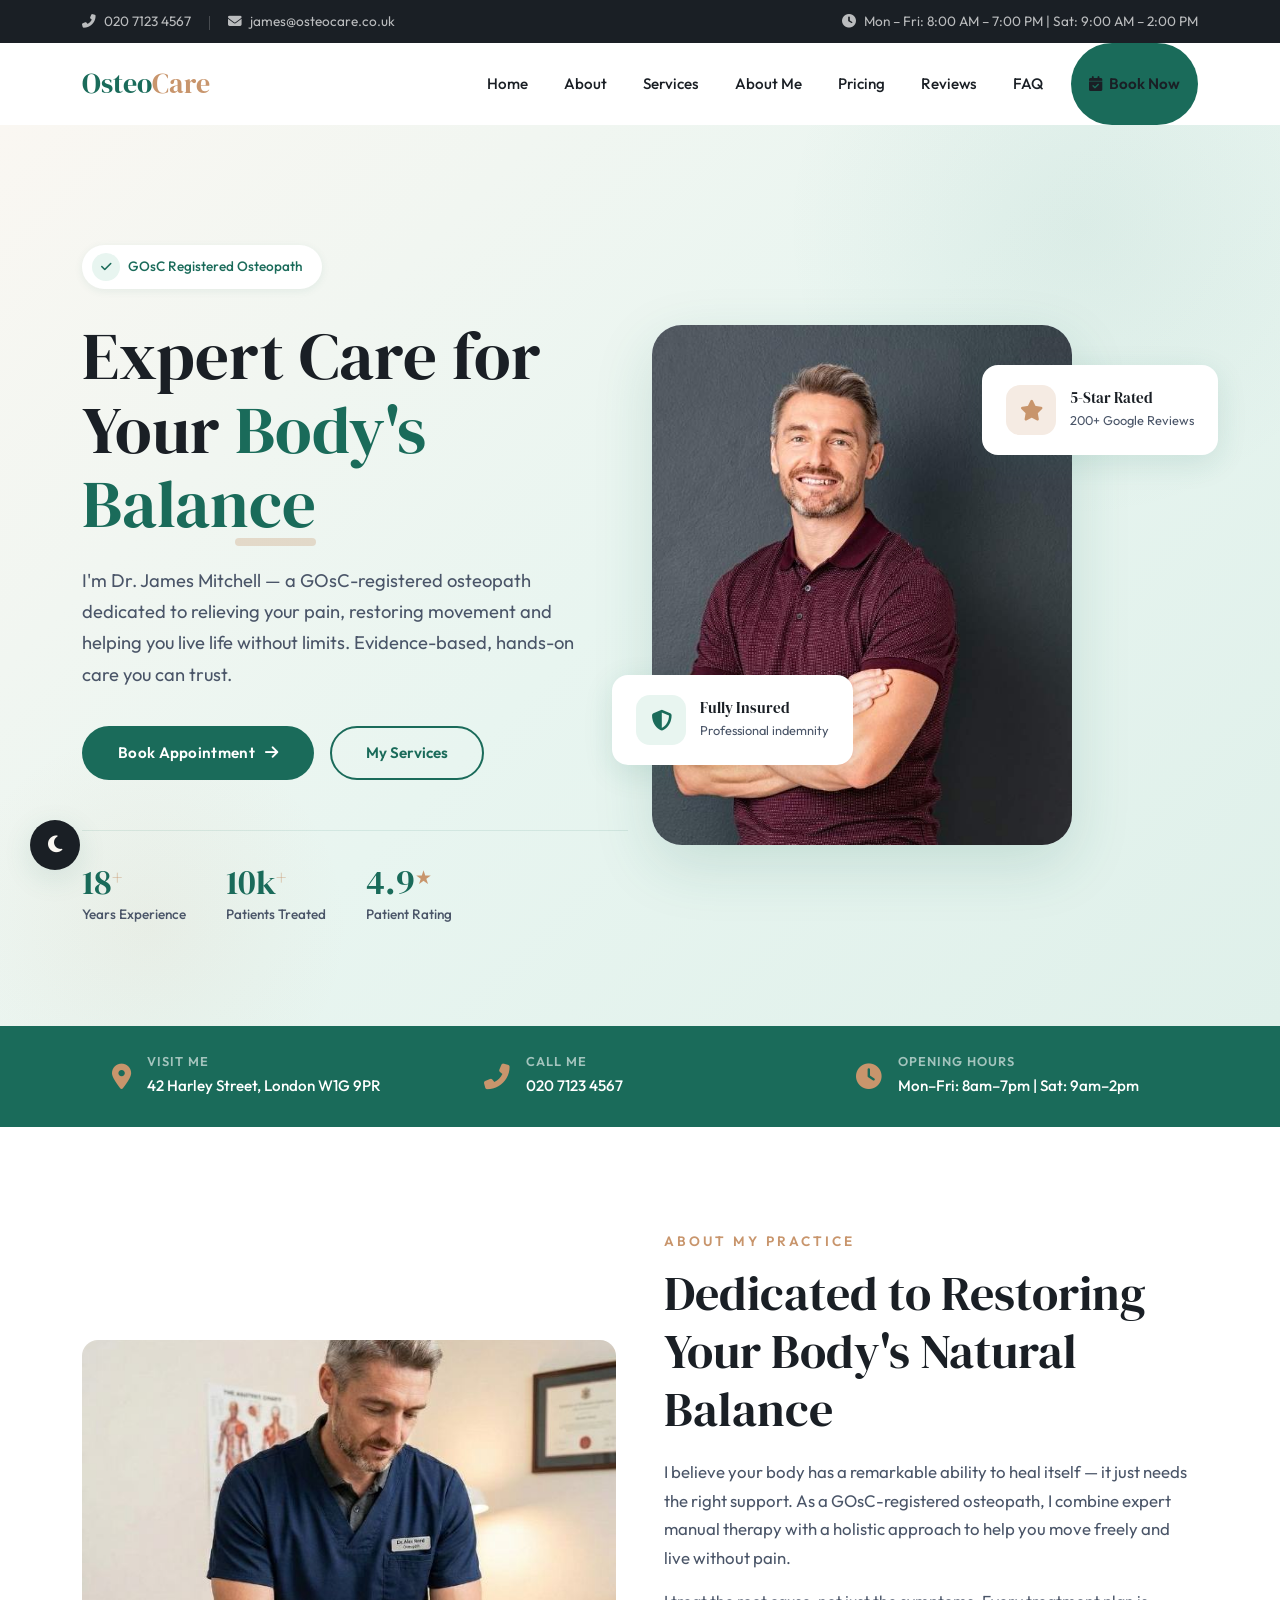
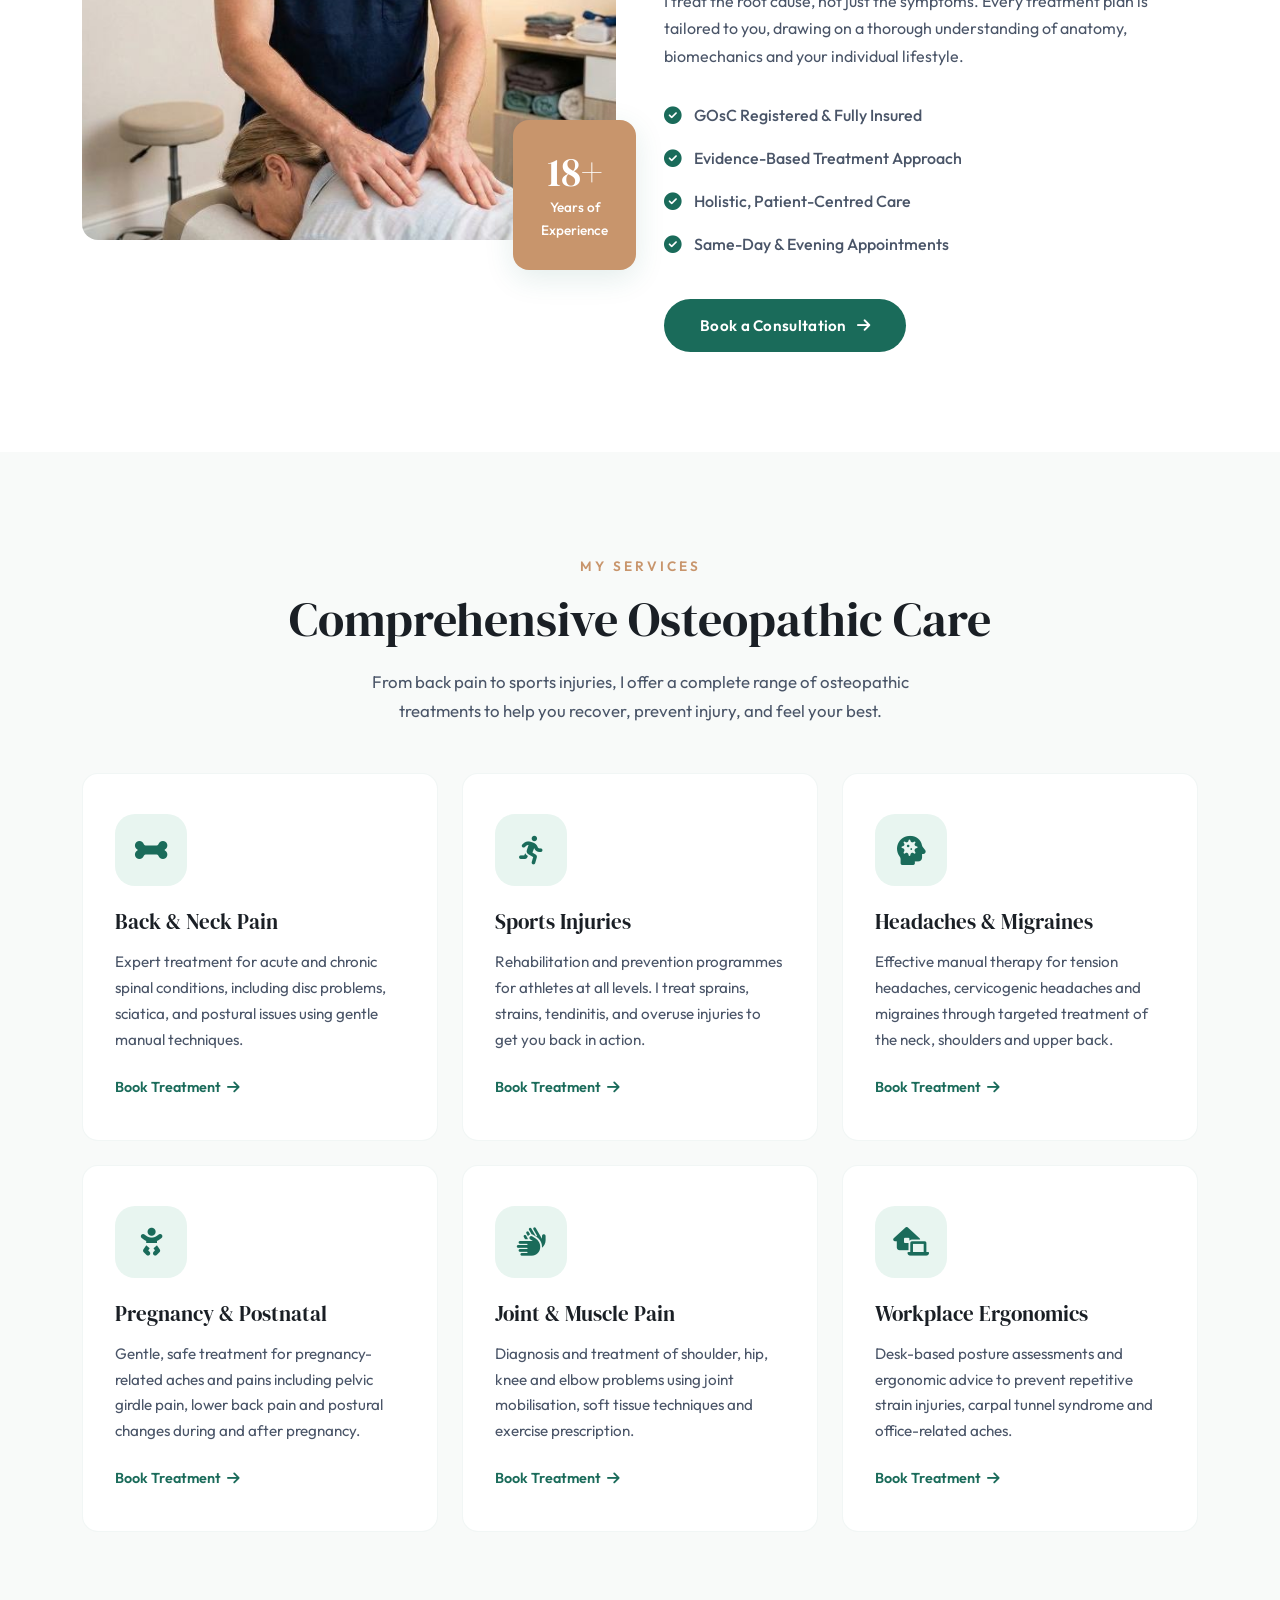
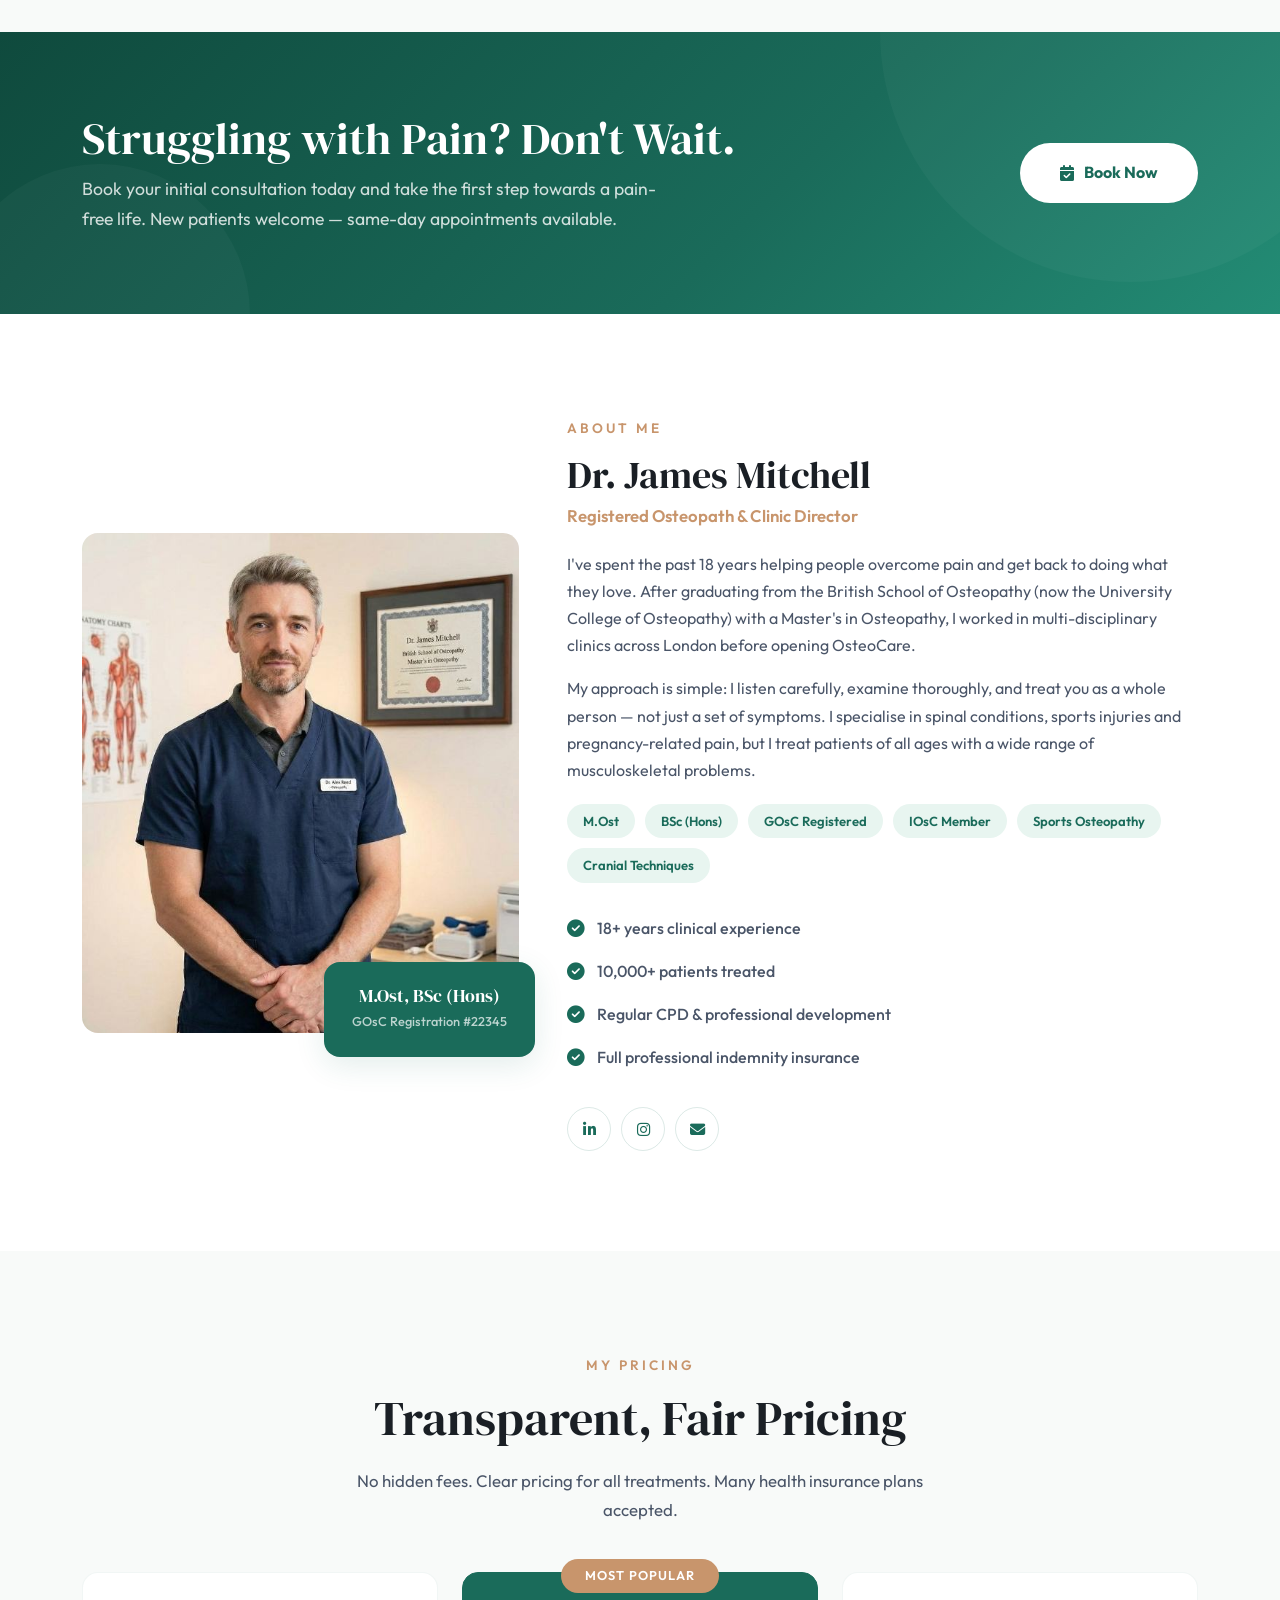
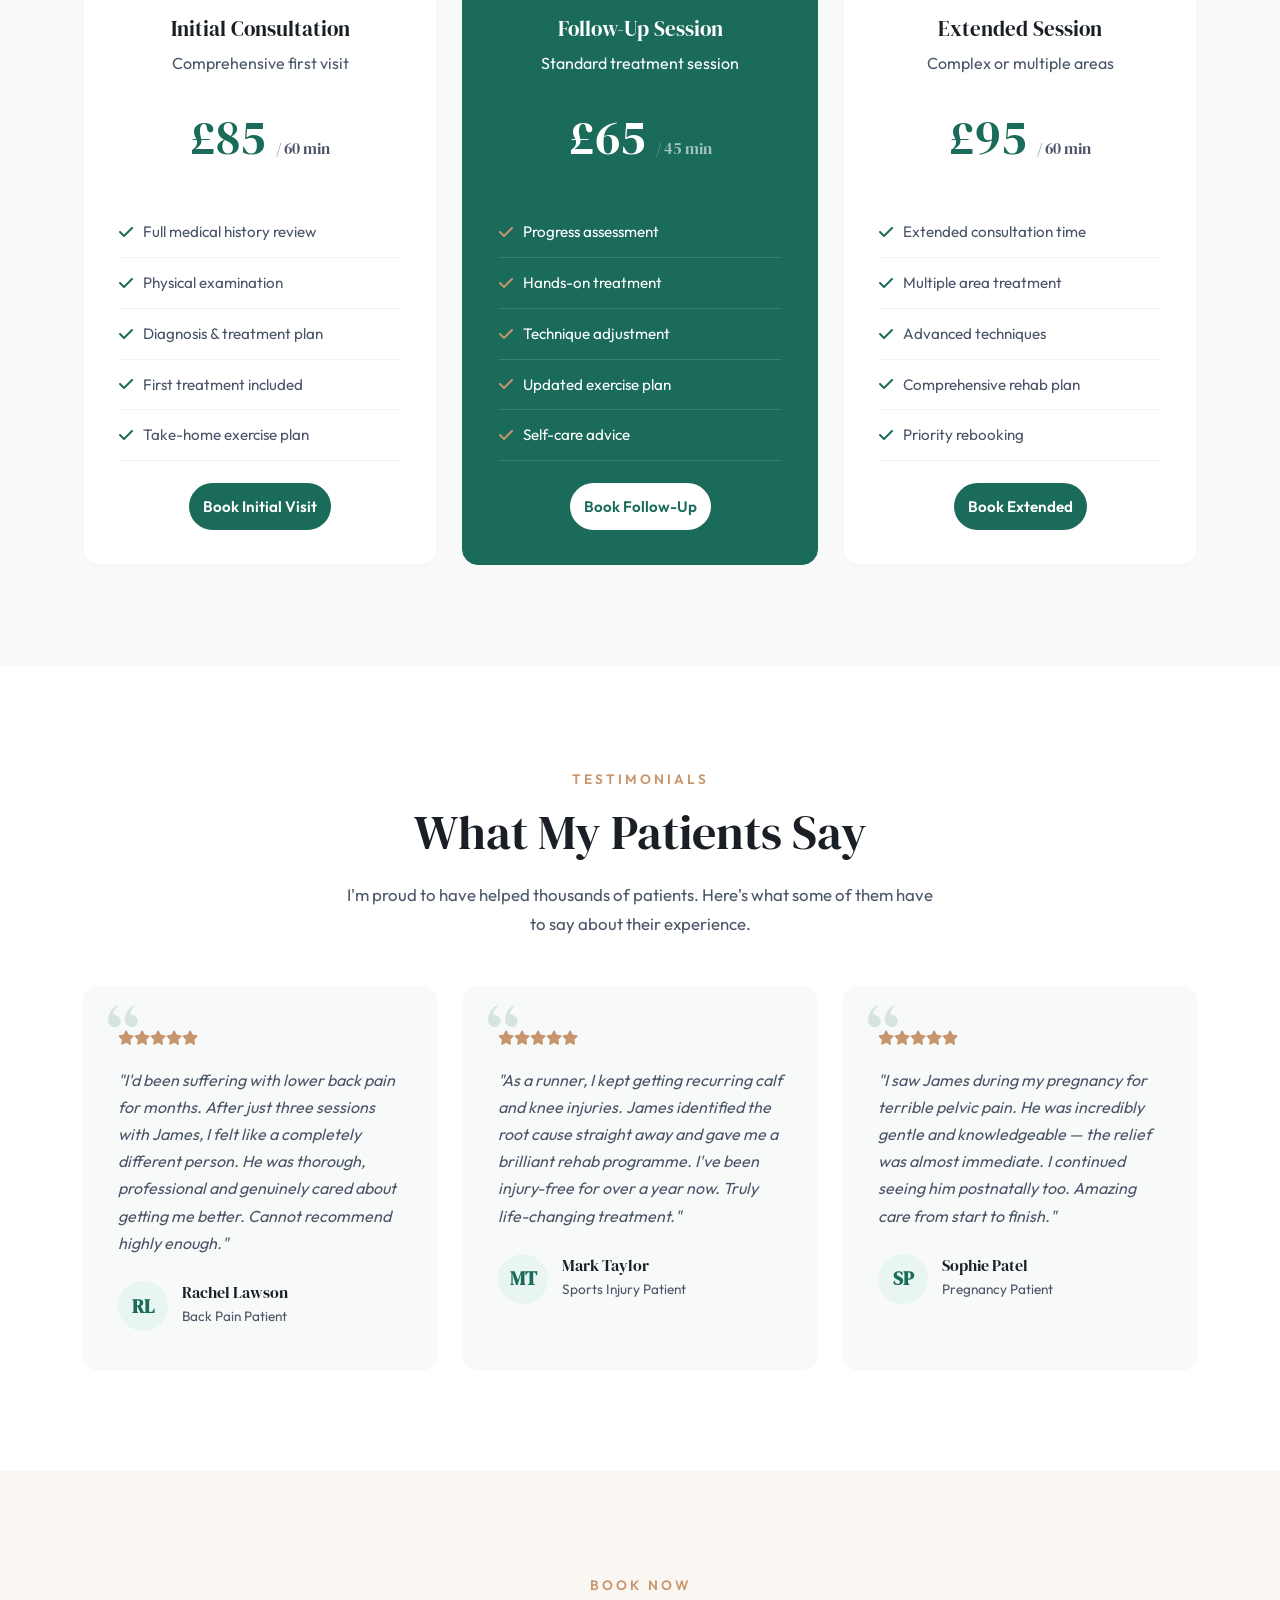
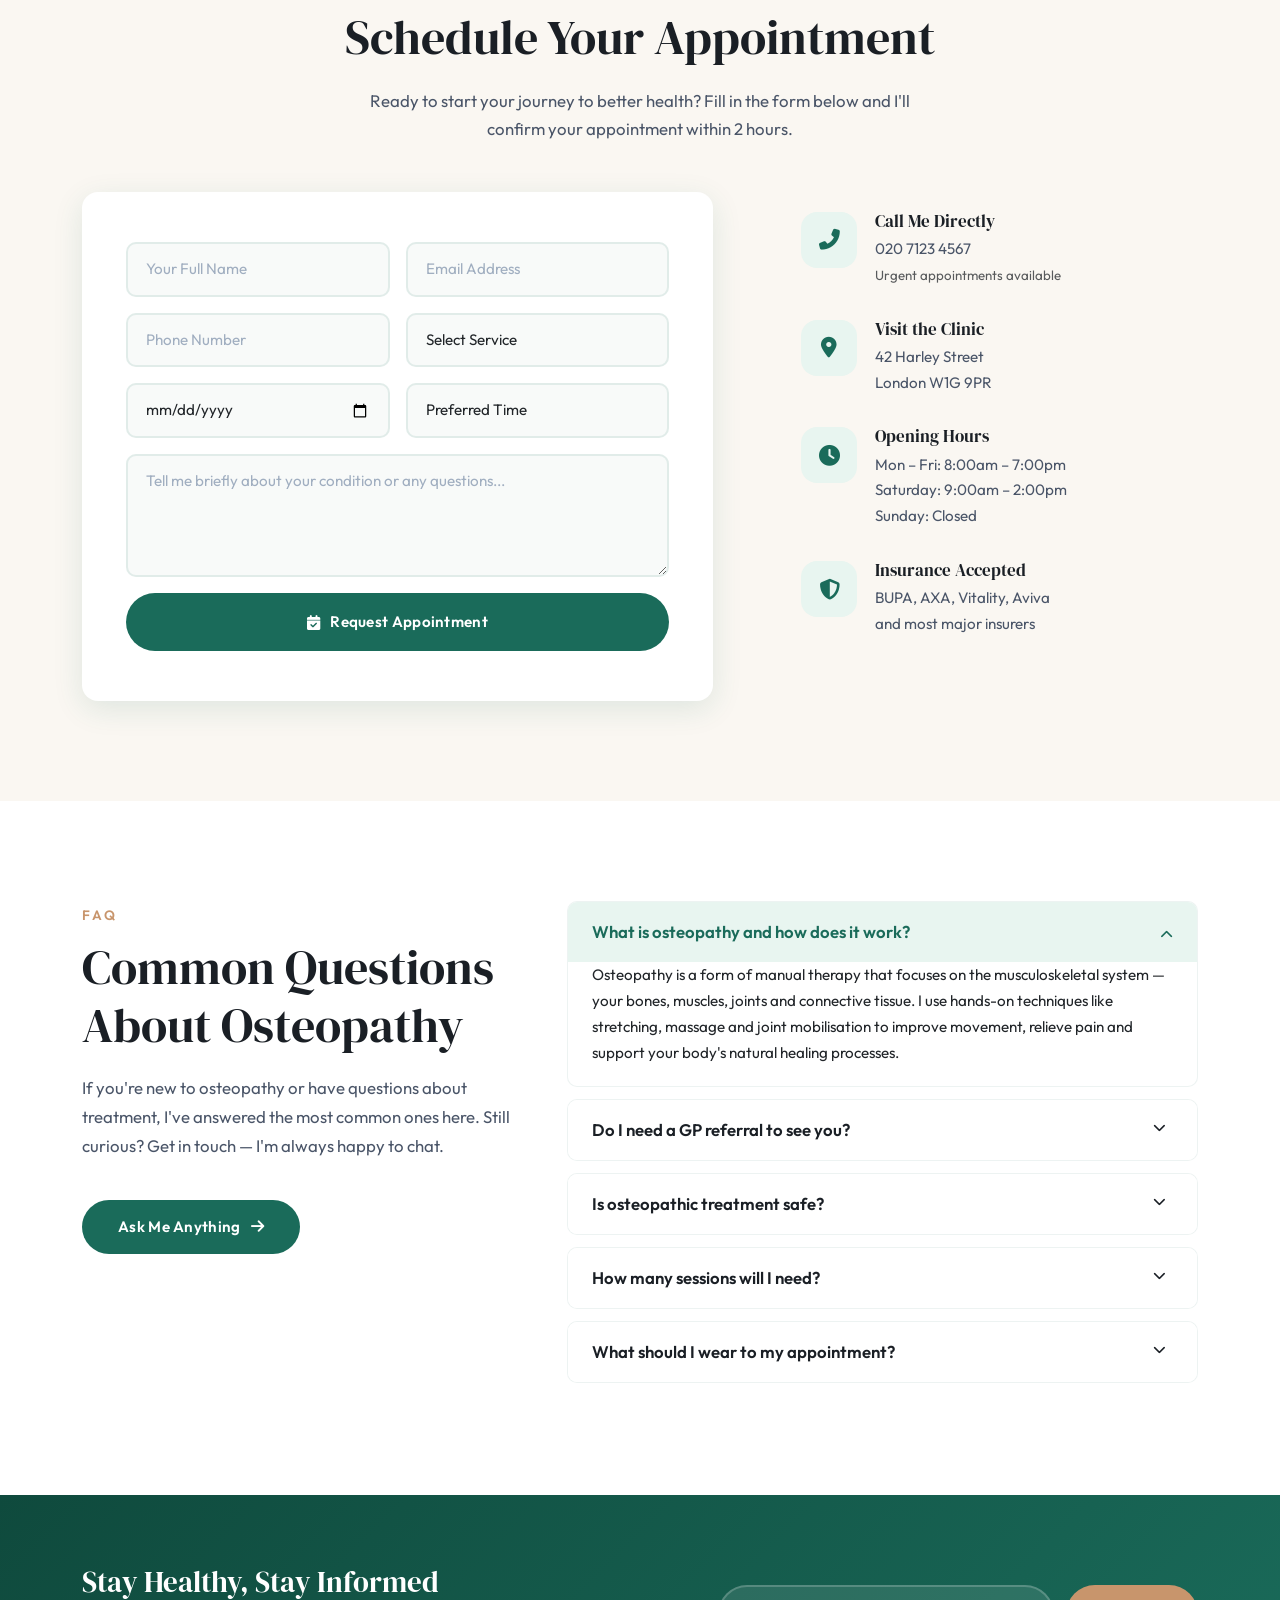
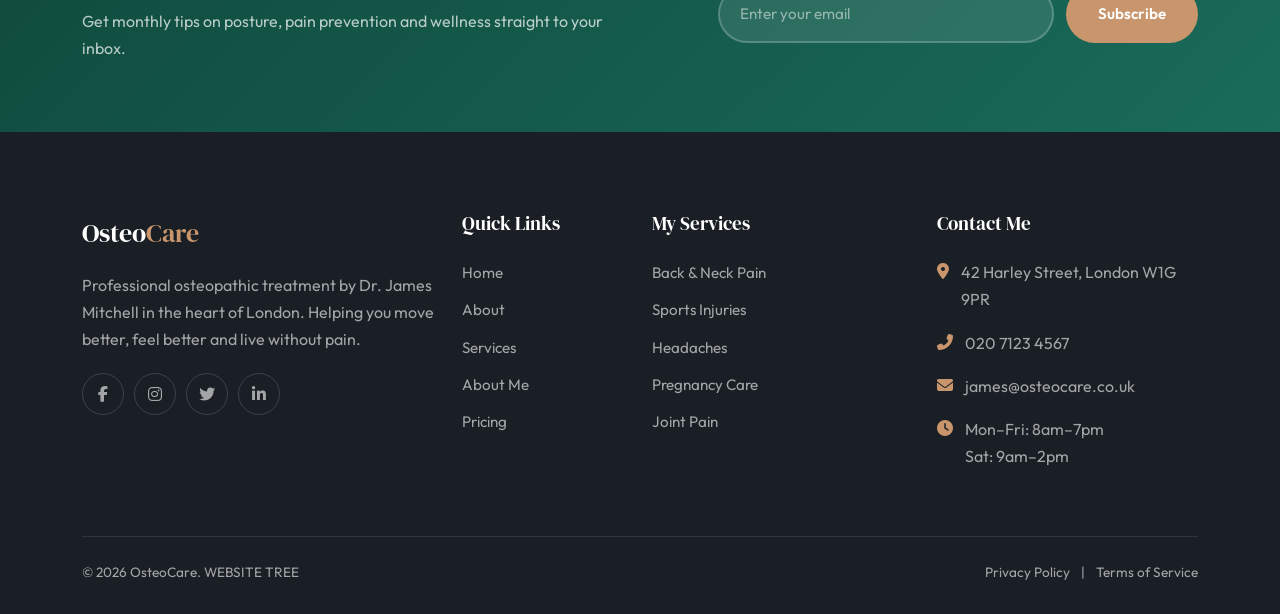
<file: website-tree-demos/osteo/index.html>
<!DOCTYPE html>
<html lang="en">
<head>
    <meta charset="UTF-8">
    <meta name="viewport" content="width=device-width, initial-scale=1.0">

    <!-- SEO Meta Tags -->
    <title>OsteoCare — Expert Osteopathy by Dr. James Mitchell</title>
    <meta name="description" content="Dr. James Mitchell, GOsC-registered osteopath with 18+ years' experience. Expert treatment for back pain, sports injuries, joint problems and more. Book today.">
    <meta name="keywords" content="osteopath, osteopathy, back pain, sports injuries, London osteopath, manual therapy, Dr James Mitchell">
    <meta name="author" content="OsteoCare">

    <!-- Open Graph (Facebook/LinkedIn) -->
    <meta property="og:title" content="OsteoCare — Expert Osteopathy by Dr. James Mitchell">
    <meta property="og:description" content="Professional osteopathic treatment to relieve pain, restore movement and help you live life without limits.">
    <meta property="og:type" content="website">
    <meta property="og:url" content="https://www.osteocare.co.uk">
    <!-- <meta property="og:image" content="images/og-image.jpg"> -->

    <!-- Favicon (replace with your own) -->
    <!-- <link rel="icon" type="image/png" href="images/favicon.png"> -->

    <!-- Preconnect for Performance -->
    <link rel="preconnect" href="https://fonts.googleapis.com">
    <link rel="preconnect" href="https://fonts.gstatic.com" crossorigin>
    <link rel="preconnect" href="https://cdnjs.cloudflare.com">

    <!-- External CSS Libraries -->
    <link href="https://cdnjs.cloudflare.com/ajax/libs/bootstrap/5.3.2/css/bootstrap.min.css" rel="stylesheet">
    <link href="https://cdnjs.cloudflare.com/ajax/libs/font-awesome/6.5.1/css/all.min.css" rel="stylesheet">
    <link href="https://cdnjs.cloudflare.com/ajax/libs/animate.css/4.1.1/animate.min.css" rel="stylesheet">

    <!-- Google Fonts -->
    <link href="https://fonts.googleapis.com/css2?family=DM+Serif+Display:ital@0;1&family=Outfit:wght@300;400;500;600;700&display=swap" rel="stylesheet">

    <!-- Custom Stylesheet -->
    <link href="css/style.css" rel="stylesheet">
</head>

<body>

    <!-- ========== TOPBAR ========== -->
    <div class="topbar d-none d-lg-block">
        <div class="container">
            <div class="d-flex justify-content-between align-items-center">
                <div>
                    <a href="tel:02071234567"><i class="fas fa-phone-alt me-2"></i>020 7123 4567</a>
                    <span class="topbar-divider"></span>
                    <a href="mailto:james@osteocare.co.uk"><i class="fas fa-envelope me-2"></i>james@osteocare.co.uk</a>
                </div>
                <div>
                    <span><i class="fas fa-clock me-2"></i>Mon – Fri: 8:00 AM – 7:00 PM | Sat: 9:00 AM – 2:00 PM</span>
                </div>
            </div>
        </div>
    </div>


    <!-- ========== NAVBAR ========== -->
    <nav class="navbar navbar-expand-lg navbar-main sticky-top">
        <div class="container">
            <a class="navbar-brand navbar-brand-text" href="#">Osteo<span>Care</span></a>
            <button class="navbar-toggler border-0" type="button" data-bs-toggle="collapse" data-bs-target="#navbarNav" aria-controls="navbarNav" aria-expanded="false" aria-label="Toggle navigation">
                <span class="navbar-toggler-icon"></span>
            </button>
            <div class="collapse navbar-collapse justify-content-end" id="navbarNav">
                <ul class="navbar-nav align-items-lg-center">
                    <li class="nav-item"><a class="nav-link active" href="#home">Home</a></li>
                    <li class="nav-item"><a class="nav-link" href="#about">About</a></li>
                    <li class="nav-item"><a class="nav-link" href="#services">Services</a></li>
                    <li class="nav-item"><a class="nav-link" href="#about-me">About Me</a></li>
                    <li class="nav-item"><a class="nav-link" href="#pricing">Pricing</a></li>
                    <li class="nav-item"><a class="nav-link" href="#testimonials">Reviews</a></li>
                    <li class="nav-item"><a class="nav-link" href="#faq">FAQ</a></li>
                    <li class="nav-item">
                        <a class="nav-link nav-cta-btn" href="#appointment">
                            <i class="fas fa-calendar-check me-1"></i> Book Now
                        </a>
                    </li>
                </ul>
            </div>
        </div>
    </nav>


    <!-- ========== HERO ========== -->
    <section class="hero" id="home">
        <div class="container">
            <div class="row align-items-center">
                <div class="col-lg-6 hero-content">
                    <div class="hero-badge">
                        <span class="dot"><i class="fas fa-check"></i></span>
                        GOsC Registered Osteopath
                    </div>
                    <h1>Expert Care for Your <span class="highlight">Body's Balance</span></h1>
                    <p>I'm Dr. James Mitchell — a GOsC-registered osteopath dedicated to relieving your pain, restoring movement and helping you live life without limits. Evidence-based, hands-on care you can trust.</p>
                    <div class="hero-buttons">
                        <a href="#appointment" class="btn-primary-custom">
                            Book Appointment <i class="fas fa-arrow-right"></i>
                        </a>
                        <a href="#services" class="btn-outline-custom">My Services</a>
                    </div>
                    <div class="hero-stats">
                        <div class="hero-stat">
                            <h3>18<sup>+</sup></h3>
                            <p>Years Experience</p>
                        </div>
                        <div class="hero-stat">
                            <h3>10k<sup>+</sup></h3>
                            <p>Patients Treated</p>
                        </div>
                        <div class="hero-stat">
                            <h3>4.9<sup>★</sup></h3>
                            <p>Patient Rating</p>
                        </div>
                    </div>
                </div>
                <div class="col-lg-6">
                    <div class="hero-image-wrapper">
                        <!-- Replace the div below with an <img> tag for your photo -->
                        <div class="hero-image-main">
                            <img src="images/james1.jpg"
                                 alt="James — Lead Physiotherapist"
                                 class="hero-doctor-image">
                        </div>
                        <div class="hero-floating-card card-1">
                            <div class="floating-icon green">
                                <i class="fas fa-shield-alt"></i>
                            </div>
                            <div class="floating-card-text">
                                <h5>Fully Insured</h5>
                                <p>Professional indemnity</p>
                            </div>
                        </div>
                        <div class="hero-floating-card card-2">
                            <div class="floating-icon warm">
                                <i class="fas fa-star"></i>
                            </div>
                            <div class="floating-card-text">
                                <h5>5-Star Rated</h5>
                                <p>200+ Google Reviews</p>
                            </div>
                        </div>
                    </div>
                </div>
            </div>
        </div>
    </section>


    <!-- ========== INFO BAR ========== -->
    <div class="info-bar">
        <div class="container">
            <div class="row g-0">
                <div class="col-lg-4">
                    <div class="info-item">
                        <i class="fas fa-map-marker-alt"></i>
                        <div>
                            <h6>Visit Me</h6>
                            <p>42 Harley Street, London W1G 9PR</p>
                        </div>
                    </div>
                </div>
                <div class="col-lg-4">
                    <div class="info-item">
                        <i class="fas fa-phone-alt"></i>
                        <div>
                            <h6>Call Me</h6>
                            <p>020 7123 4567</p>
                        </div>
                    </div>
                </div>
                <div class="col-lg-4">
                    <div class="info-item">
                        <i class="fas fa-clock"></i>
                        <div>
                            <h6>Opening Hours</h6>
                            <p>Mon–Fri: 8am–7pm | Sat: 9am–2pm</p>
                        </div>
                    </div>
                </div>
            </div>
        </div>
    </div>


    <!-- ========== ABOUT THE PRACTICE ========== -->
    <section class="about-section" id="about">
        <div class="container">
            <div class="row align-items-center g-5">
                <div class="col-lg-6 fade-up">
                    <div class="about-img-wrapper">
                        <!-- Replace with: <img src="images/clinic.jpg" class="about-img" alt="OsteoCare clinic"> -->
                        <img src="images/james2.jpg" 
     class="about-img" 
     alt="James at the clinic">
                        <div class="about-experience-badge">
                            <h3>18+</h3>
                            <p>Years of<br>Experience</p>
                        </div>
                    </div>
                </div>
                <div class="col-lg-6 fade-up">
                    <span class="section-label">About My Practice</span>
                    <h2 class="section-title">Dedicated to Restoring Your Body's Natural Balance</h2>
                    <p class="section-desc">I believe your body has a remarkable ability to heal itself — it just needs the right support. As a GOsC-registered osteopath, I combine expert manual therapy with a holistic approach to help you move freely and live without pain.</p>
                    <p class="mt-3">I treat the root cause, not just the symptoms. Every treatment plan is tailored to you, drawing on a thorough understanding of anatomy, biomechanics and your individual lifestyle.</p>
                    <ul class="about-list">
                        <li><i class="fas fa-check-circle"></i> GOsC Registered &amp; Fully Insured</li>
                        <li><i class="fas fa-check-circle"></i> Evidence-Based Treatment Approach</li>
                        <li><i class="fas fa-check-circle"></i> Holistic, Patient-Centred Care</li>
                        <li><i class="fas fa-check-circle"></i> Same-Day &amp; Evening Appointments</li>
                    </ul>
                    <a href="#appointment" class="btn-primary-custom mt-3">
                        Book a Consultation <i class="fas fa-arrow-right"></i>
                    </a>
                </div>
            </div>
        </div>
    </section>


    <!-- ========== SERVICES ========== -->
    <section class="services-section" id="services">
        <div class="container">
            <div class="text-center mb-5 fade-up">
                <span class="section-label">My Services</span>
                <h2 class="section-title">Comprehensive Osteopathic Care</h2>
                <p class="section-desc mx-auto">From back pain to sports injuries, I offer a complete range of osteopathic treatments to help you recover, prevent injury, and feel your best.</p>
            </div>
            <div class="row g-4">
                <div class="col-lg-4 col-md-6 fade-up">
                    <div class="service-card">
                        <div class="service-icon"><i class="fas fa-bone"></i></div>
                        <h4>Back &amp; Neck Pain</h4>
                        <p>Expert treatment for acute and chronic spinal conditions, including disc problems, sciatica, and postural issues using gentle manual techniques.</p>
                        <a href="#appointment" class="service-link">Book Treatment <i class="fas fa-arrow-right"></i></a>
                    </div>
                </div>
                <div class="col-lg-4 col-md-6 fade-up">
                    <div class="service-card">
                        <div class="service-icon"><i class="fas fa-running"></i></div>
                        <h4>Sports Injuries</h4>
                        <p>Rehabilitation and prevention programmes for athletes at all levels. I treat sprains, strains, tendinitis, and overuse injuries to get you back in action.</p>
                        <a href="#appointment" class="service-link">Book Treatment <i class="fas fa-arrow-right"></i></a>
                    </div>
                </div>
                <div class="col-lg-4 col-md-6 fade-up">
                    <div class="service-card">
                        <div class="service-icon"><i class="fas fa-head-side-virus"></i></div>
                        <h4>Headaches &amp; Migraines</h4>
                        <p>Effective manual therapy for tension headaches, cervicogenic headaches and migraines through targeted treatment of the neck, shoulders and upper back.</p>
                        <a href="#appointment" class="service-link">Book Treatment <i class="fas fa-arrow-right"></i></a>
                    </div>
                </div>
                <div class="col-lg-4 col-md-6 fade-up">
                    <div class="service-card">
                        <div class="service-icon"><i class="fas fa-baby"></i></div>
                        <h4>Pregnancy &amp; Postnatal</h4>
                        <p>Gentle, safe treatment for pregnancy-related aches and pains including pelvic girdle pain, lower back pain and postural changes during and after pregnancy.</p>
                        <a href="#appointment" class="service-link">Book Treatment <i class="fas fa-arrow-right"></i></a>
                    </div>
                </div>
                <div class="col-lg-4 col-md-6 fade-up">
                    <div class="service-card">
                        <div class="service-icon"><i class="fas fa-hands"></i></div>
                        <h4>Joint &amp; Muscle Pain</h4>
                        <p>Diagnosis and treatment of shoulder, hip, knee and elbow problems using joint mobilisation, soft tissue techniques and exercise prescription.</p>
                        <a href="#appointment" class="service-link">Book Treatment <i class="fas fa-arrow-right"></i></a>
                    </div>
                </div>
                <div class="col-lg-4 col-md-6 fade-up">
                    <div class="service-card">
                        <div class="service-icon"><i class="fas fa-laptop-house"></i></div>
                        <h4>Workplace Ergonomics</h4>
                        <p>Desk-based posture assessments and ergonomic advice to prevent repetitive strain injuries, carpal tunnel syndrome and office-related aches.</p>
                        <a href="#appointment" class="service-link">Book Treatment <i class="fas fa-arrow-right"></i></a>
                    </div>
                </div>
            </div>
        </div>
    </section>


    <!-- ========== CTA BANNER ========== -->
    <div class="cta-banner">
        <div class="container">
            <div class="row align-items-center">
                <div class="col-lg-8 fade-up">
                    <h2>Struggling with Pain? Don't Wait.</h2>
                    <p class="mb-lg-0 mb-4">Book your initial consultation today and take the first step towards a pain-free life. New patients welcome — same-day appointments available.</p>
                </div>
                <div class="col-lg-4 text-lg-end fade-up">
                    <a href="#appointment" class="btn-cta-white">
                        <i class="fas fa-calendar-check"></i> Book Now
                    </a>
                </div>
            </div>
        </div>
    </div>


    <!-- ========== ABOUT ME / PRACTITIONER PROFILE ========== -->
    <section class="profile-section" id="about-me">
        <div class="container">
            <div class="row align-items-center g-5">
                <div class="col-lg-5 fade-up">
                    <div class="profile-img-wrapper">
                        <!-- Replace with: <img src="images/profile.jpg" class="profile-img" alt="Dr. James Mitchell, Osteopath"> -->
                        <img src="images/james3.jpg" 
     class="about-img" 
     alt="James at the clinic">
                        <div class="profile-credentials-badge">
                            <h4>M.Ost, BSc (Hons)</h4>
                            <p>GOsC Registration #22345</p>
                        </div>
                    </div>
                </div>
                <div class="col-lg-7 fade-up">
                    <span class="section-label">About Me</span>
                    <h2 class="profile-name">Dr. James Mitchell</h2>
                    <p class="profile-title">Registered Osteopath &amp; Clinic Director</p>
                    <p>I've spent the past 18 years helping people overcome pain and get back to doing what they love. After graduating from the British School of Osteopathy (now the University College of Osteopathy) with a Master's in Osteopathy, I worked in multi-disciplinary clinics across London before opening OsteoCare.</p>
                    <p class="mt-3">My approach is simple: I listen carefully, examine thoroughly, and treat you as a whole person — not just a set of symptoms. I specialise in spinal conditions, sports injuries and pregnancy-related pain, but I treat patients of all ages with a wide range of musculoskeletal problems.</p>
                    <div class="profile-qualifications">
                        <span class="profile-qual-tag">M.Ost</span>
                        <span class="profile-qual-tag">BSc (Hons)</span>
                        <span class="profile-qual-tag">GOsC Registered</span>
                        <span class="profile-qual-tag">IOsC Member</span>
                        <span class="profile-qual-tag">Sports Osteopathy</span>
                        <span class="profile-qual-tag">Cranial Techniques</span>
                    </div>
                    <ul class="about-list">
                        <li><i class="fas fa-check-circle"></i> 18+ years clinical experience</li>
                        <li><i class="fas fa-check-circle"></i> 10,000+ patients treated</li>
                        <li><i class="fas fa-check-circle"></i> Regular CPD &amp; professional development</li>
                        <li><i class="fas fa-check-circle"></i> Full professional indemnity insurance</li>
                    </ul>
                    <div class="profile-socials">
                        <a href="#" aria-label="LinkedIn"><i class="fab fa-linkedin-in"></i></a>
                        <a href="#" aria-label="Instagram"><i class="fab fa-instagram"></i></a>
                        <a href="#" aria-label="Email"><i class="fas fa-envelope"></i></a>
                    </div>
                </div>
            </div>
        </div>
    </section>


    <!-- ========== PRICING ========== -->
    <section class="pricing-section" id="pricing">
        <div class="container">
            <div class="text-center mb-5 fade-up">
                <span class="section-label">My Pricing</span>
                <h2 class="section-title">Transparent, Fair Pricing</h2>
                <p class="section-desc mx-auto">No hidden fees. Clear pricing for all treatments. Many health insurance plans accepted.</p>
            </div>
            <div class="row g-4 justify-content-center">
                <div class="col-lg-4 col-md-6 fade-up">
                    <div class="pricing-card">
                        <h4>Initial Consultation</h4>
                        <p>Comprehensive first visit</p>
                        <div class="pricing-price">£85 <span>/ 60 min</span></div>
                        <ul class="pricing-features">
                            <li><i class="fas fa-check"></i> Full medical history review</li>
                            <li><i class="fas fa-check"></i> Physical examination</li>
                            <li><i class="fas fa-check"></i> Diagnosis &amp; treatment plan</li>
                            <li><i class="fas fa-check"></i> First treatment included</li>
                            <li><i class="fas fa-check"></i> Take-home exercise plan</li>
                        </ul>
                        <a href="#appointment" class="btn-pricing">Book Initial Visit</a>
                    </div>
                </div>
                <div class="col-lg-4 col-md-6 fade-up">
                    <div class="pricing-card featured">
                        <div class="pricing-badge">Most Popular</div>
                        <h4>Follow-Up Session</h4>
                        <p>Standard treatment session</p>
                        <div class="pricing-price">£65 <span>/ 45 min</span></div>
                        <ul class="pricing-features">
                            <li><i class="fas fa-check"></i> Progress assessment</li>
                            <li><i class="fas fa-check"></i> Hands-on treatment</li>
                            <li><i class="fas fa-check"></i> Technique adjustment</li>
                            <li><i class="fas fa-check"></i> Updated exercise plan</li>
                            <li><i class="fas fa-check"></i> Self-care advice</li>
                        </ul>
                        <a href="#appointment" class="btn-pricing">Book Follow-Up</a>
                    </div>
                </div>
                <div class="col-lg-4 col-md-6 fade-up">
                    <div class="pricing-card">
                        <h4>Extended Session</h4>
                        <p>Complex or multiple areas</p>
                        <div class="pricing-price">£95 <span>/ 60 min</span></div>
                        <ul class="pricing-features">
                            <li><i class="fas fa-check"></i> Extended consultation time</li>
                            <li><i class="fas fa-check"></i> Multiple area treatment</li>
                            <li><i class="fas fa-check"></i> Advanced techniques</li>
                            <li><i class="fas fa-check"></i> Comprehensive rehab plan</li>
                            <li><i class="fas fa-check"></i> Priority rebooking</li>
                        </ul>
                        <a href="#appointment" class="btn-pricing">Book Extended</a>
                    </div>
                </div>
            </div>
        </div>
    </section>


    <!-- ========== TESTIMONIALS ========== -->
    <section class="testimonials-section" id="testimonials">
        <div class="container">
            <div class="text-center mb-5 fade-up">
                <span class="section-label">Testimonials</span>
                <h2 class="section-title">What My Patients Say</h2>
                <p class="section-desc mx-auto">I'm proud to have helped thousands of patients. Here's what some of them have to say about their experience.</p>
            </div>
            <div class="row g-4">
                <div class="col-lg-4 fade-up">
                    <div class="testimonial-card">
                        <div class="testimonial-stars">
                            <i class="fas fa-star"></i><i class="fas fa-star"></i><i class="fas fa-star"></i><i class="fas fa-star"></i><i class="fas fa-star"></i>
                        </div>
                        <p>"I'd been suffering with lower back pain for months. After just three sessions with James, I felt like a completely different person. He was thorough, professional and genuinely cared about getting me better. Cannot recommend highly enough."</p>
                        <div class="testimonial-author">
                            <div class="testimonial-avatar">RL</div>
                            <div>
                                <h5>Rachel Lawson</h5>
                                <span>Back Pain Patient</span>
                            </div>
                        </div>
                    </div>
                </div>
                <div class="col-lg-4 fade-up">
                    <div class="testimonial-card">
                        <div class="testimonial-stars">
                            <i class="fas fa-star"></i><i class="fas fa-star"></i><i class="fas fa-star"></i><i class="fas fa-star"></i><i class="fas fa-star"></i>
                        </div>
                        <p>"As a runner, I kept getting recurring calf and knee injuries. James identified the root cause straight away and gave me a brilliant rehab programme. I've been injury-free for over a year now. Truly life-changing treatment."</p>
                        <div class="testimonial-author">
                            <div class="testimonial-avatar">MT</div>
                            <div>
                                <h5>Mark Taylor</h5>
                                <span>Sports Injury Patient</span>
                            </div>
                        </div>
                    </div>
                </div>
                <div class="col-lg-4 fade-up">
                    <div class="testimonial-card">
                        <div class="testimonial-stars">
                            <i class="fas fa-star"></i><i class="fas fa-star"></i><i class="fas fa-star"></i><i class="fas fa-star"></i><i class="fas fa-star"></i>
                        </div>
                        <p>"I saw James during my pregnancy for terrible pelvic pain. He was incredibly gentle and knowledgeable — the relief was almost immediate. I continued seeing him postnatally too. Amazing care from start to finish."</p>
                        <div class="testimonial-author">
                            <div class="testimonial-avatar">SP</div>
                            <div>
                                <h5>Sophie Patel</h5>
                                <span>Pregnancy Patient</span>
                            </div>
                        </div>
                    </div>
                </div>
            </div>
        </div>
    </section>


    <!-- ========== APPOINTMENT ========== -->
    <section class="appointment-section" id="appointment">
        <div class="container">
            <div class="text-center mb-5 fade-up">
                <span class="section-label">Book Now</span>
                <h2 class="section-title">Schedule Your Appointment</h2>
                <p class="section-desc mx-auto">Ready to start your journey to better health? Fill in the form below and I'll confirm your appointment within 2 hours.</p>
            </div>
            <div class="row g-5">
                <div class="col-lg-7 fade-up">
                    <div class="appointment-form-wrapper">
                        <form id="appointmentForm" novalidate>
                            <div class="row g-3">
                                <div class="col-md-6">
                                    <input type="text" name="name" class="form-control form-control-custom" placeholder="Your Full Name" required>
                                </div>
                                <div class="col-md-6">
                                    <input type="email" name="email" class="form-control form-control-custom" placeholder="Email Address" required>
                                </div>
                                <div class="col-md-6">
                                    <input type="tel" name="phone" class="form-control form-control-custom" placeholder="Phone Number" required>
                                </div>
                                <div class="col-md-6">
                                    <select name="service" class="form-control form-control-custom" required>
                                        <option value="" disabled selected>Select Service</option>
                                        <option>Back &amp; Neck Pain</option>
                                        <option>Sports Injuries</option>
                                        <option>Headaches &amp; Migraines</option>
                                        <option>Pregnancy &amp; Postnatal</option>
                                        <option>Joint &amp; Muscle Pain</option>
                                        <option>Workplace Ergonomics</option>
                                        <option>General Consultation</option>
                                    </select>
                                </div>
                                <div class="col-md-6">
                                    <input type="date" name="date" class="form-control form-control-custom" required>
                                </div>
                                <div class="col-md-6">
                                    <select name="time" class="form-control form-control-custom" required>
                                        <option value="" disabled selected>Preferred Time</option>
                                        <option>Morning (8am – 12pm)</option>
                                        <option>Afternoon (12pm – 4pm)</option>
                                        <option>Evening (4pm – 7pm)</option>
                                    </select>
                                </div>
                                <div class="col-12">
                                    <textarea name="message" class="form-control form-control-custom" rows="4" placeholder="Tell me briefly about your condition or any questions..."></textarea>
                                </div>
                                <div class="col-12">
                                    <button type="submit" class="btn-primary-custom w-100 justify-content-center" style="padding: 16px;">
                                        <i class="fas fa-calendar-check"></i> Request Appointment
                                    </button>
                                </div>
                            </div>
                        </form>
                    </div>
                </div>
                <div class="col-lg-5 fade-up">
                    <div class="appointment-info">
                        <div class="appointment-info-item">
                            <div class="appointment-info-icon">
                                <i class="fas fa-phone-alt"></i>
                            </div>
                            <div>
                                <h5>Call Me Directly</h5>
                                <p>020 7123 4567<br><small class="text-muted">Urgent appointments available</small></p>
                            </div>
                        </div>
                        <div class="appointment-info-item">
                            <div class="appointment-info-icon">
                                <i class="fas fa-map-marker-alt"></i>
                            </div>
                            <div>
                                <h5>Visit the Clinic</h5>
                                <p>42 Harley Street<br>London W1G 9PR</p>
                            </div>
                        </div>
                        <div class="appointment-info-item">
                            <div class="appointment-info-icon">
                                <i class="fas fa-clock"></i>
                            </div>
                            <div>
                                <h5>Opening Hours</h5>
                                <p>Mon – Fri: 8:00am – 7:00pm<br>Saturday: 9:00am – 2:00pm<br>Sunday: Closed</p>
                            </div>
                        </div>
                        <div class="appointment-info-item">
                            <div class="appointment-info-icon">
                                <i class="fas fa-shield-alt"></i>
                            </div>
                            <div>
                                <h5>Insurance Accepted</h5>
                                <p>BUPA, AXA, Vitality, Aviva<br>and most major insurers</p>
                            </div>
                        </div>
                    </div>
                </div>
            </div>
        </div>
    </section>


    <!-- ========== FAQ ========== -->
    <section class="faq-section" id="faq">
        <div class="container">
            <div class="row g-5 align-items-start">
                <div class="col-lg-5 fade-up">
                    <span class="section-label">FAQ</span>
                    <h2 class="section-title">Common Questions About Osteopathy</h2>
                    <p class="section-desc">If you're new to osteopathy or have questions about treatment, I've answered the most common ones here. Still curious? Get in touch — I'm always happy to chat.</p>
                    <a href="#appointment" class="btn-primary-custom mt-4">
                        Ask Me Anything <i class="fas fa-arrow-right"></i>
                    </a>
                </div>
                <div class="col-lg-7 fade-up">
                    <div class="accordion accordion-custom" id="faqAccordion">
                        <div class="accordion-item">
                            <h2 class="accordion-header">
                                <button class="accordion-button" type="button" data-bs-toggle="collapse" data-bs-target="#faq1">
                                    What is osteopathy and how does it work?
                                </button>
                            </h2>
                            <div id="faq1" class="accordion-collapse collapse show" data-bs-parent="#faqAccordion">
                                <div class="accordion-body">
                                    Osteopathy is a form of manual therapy that focuses on the musculoskeletal system — your bones, muscles, joints and connective tissue. I use hands-on techniques like stretching, massage and joint mobilisation to improve movement, relieve pain and support your body's natural healing processes.
                                </div>
                            </div>
                        </div>
                        <div class="accordion-item">
                            <h2 class="accordion-header">
                                <button class="accordion-button collapsed" type="button" data-bs-toggle="collapse" data-bs-target="#faq2">
                                    Do I need a GP referral to see you?
                                </button>
                            </h2>
                            <div id="faq2" class="accordion-collapse collapse" data-bs-parent="#faqAccordion">
                                <div class="accordion-body">
                                    No, you don't need a GP referral. You can book directly with me. However, if you're claiming through health insurance, your insurer may require a referral letter — check with them first, and I can help guide you through the process.
                                </div>
                            </div>
                        </div>
                        <div class="accordion-item">
                            <h2 class="accordion-header">
                                <button class="accordion-button collapsed" type="button" data-bs-toggle="collapse" data-bs-target="#faq3">
                                    Is osteopathic treatment safe?
                                </button>
                            </h2>
                            <div id="faq3" class="accordion-collapse collapse" data-bs-parent="#faqAccordion">
                                <div class="accordion-body">
                                    Yes. Osteopathy is a safe, gentle and effective treatment. I am registered with the General Osteopathic Council (GOsC) and carry full professional indemnity insurance. I always explain the treatment plan and any associated risks before proceeding.
                                </div>
                            </div>
                        </div>
                        <div class="accordion-item">
                            <h2 class="accordion-header">
                                <button class="accordion-button collapsed" type="button" data-bs-toggle="collapse" data-bs-target="#faq4">
                                    How many sessions will I need?
                                </button>
                            </h2>
                            <div id="faq4" class="accordion-collapse collapse" data-bs-parent="#faqAccordion">
                                <div class="accordion-body">
                                    This varies depending on your condition, its severity and how long you've had it. Many patients feel significant improvement within 2–4 sessions. During your initial consultation, I'll give you an honest estimate of expected treatment duration.
                                </div>
                            </div>
                        </div>
                        <div class="accordion-item">
                            <h2 class="accordion-header">
                                <button class="accordion-button collapsed" type="button" data-bs-toggle="collapse" data-bs-target="#faq5">
                                    What should I wear to my appointment?
                                </button>
                            </h2>
                            <div id="faq5" class="accordion-collapse collapse" data-bs-parent="#faqAccordion">
                                <div class="accordion-body">
                                    Wear comfortable, loose-fitting clothing. You may be asked to remove some outer clothing so I can examine and treat the affected area. I'll always ensure your comfort and privacy, and provide gowns if needed.
                                </div>
                            </div>
                        </div>
                    </div>
                </div>
            </div>
        </div>
    </section>


    <!-- ========== NEWSLETTER ========== -->
    <div class="newsletter-section">
        <div class="container">
            <div class="row align-items-center">
                <div class="col-lg-6 fade-up">
                    <h3>Stay Healthy, Stay Informed</h3>
                    <p class="mb-lg-0 mb-3">Get monthly tips on posture, pain prevention and wellness straight to your inbox.</p>
                </div>
                <div class="col-lg-6 fade-up">
                    <div class="newsletter-form ms-lg-auto">
                        <input type="email" class="newsletter-input" placeholder="Enter your email">
                        <button class="newsletter-btn">Subscribe</button>
                    </div>
                </div>
            </div>
        </div>
    </div>


    <!-- ========== FOOTER ========== -->
    <footer class="footer">
        <div class="container">
            <div class="row g-4">
                <div class="col-lg-4">
                    <span class="footer-brand">Osteo<span>Care</span></span>
                    <p>Professional osteopathic treatment by Dr. James Mitchell in the heart of London. Helping you move better, feel better and live without pain.</p>
                    <div class="footer-social">
                        <a href="#" aria-label="Facebook"><i class="fab fa-facebook-f"></i></a>
                        <a href="#" aria-label="Instagram"><i class="fab fa-instagram"></i></a>
                        <a href="#" aria-label="Twitter"><i class="fab fa-twitter"></i></a>
                        <a href="#" aria-label="LinkedIn"><i class="fab fa-linkedin-in"></i></a>
                    </div>
                </div>
                <div class="col-lg-2 col-md-4">
                    <h5>Quick Links</h5>
                    <ul class="footer-links">
                        <li><a href="#home">Home</a></li>
                        <li><a href="#about">About</a></li>
                        <li><a href="#services">Services</a></li>
                        <li><a href="#about-me">About Me</a></li>
                        <li><a href="#pricing">Pricing</a></li>
                    </ul>
                </div>
                <div class="col-lg-3 col-md-4">
                    <h5>My Services</h5>
                    <ul class="footer-links">
                        <li><a href="#services">Back &amp; Neck Pain</a></li>
                        <li><a href="#services">Sports Injuries</a></li>
                        <li><a href="#services">Headaches</a></li>
                        <li><a href="#services">Pregnancy Care</a></li>
                        <li><a href="#services">Joint Pain</a></li>
                    </ul>
                </div>
                <div class="col-lg-3 col-md-4">
                    <h5>Contact Me</h5>
                    <div class="footer-contact-item">
                        <i class="fas fa-map-marker-alt"></i>
                        <span>42 Harley Street, London W1G 9PR</span>
                    </div>
                    <div class="footer-contact-item">
                        <i class="fas fa-phone-alt"></i>
                        <span>020 7123 4567</span>
                    </div>
                    <div class="footer-contact-item">
                        <i class="fas fa-envelope"></i>
                        <span>james@osteocare.co.uk</span>
                    </div>
                    <div class="footer-contact-item">
                        <i class="fas fa-clock"></i>
                        <span>Mon–Fri: 8am–7pm<br>Sat: 9am–2pm</span>
                    </div>
                </div>
            </div>
            <div class="footer-bottom d-flex flex-wrap justify-content-between align-items-center">
                <p class="mb-0">&copy; 2026 OsteoCare. WEBSITE TREE</p>
                <p class="mb-0">
                    <a href="#" style="color: rgba(255,255,255,0.6);">Privacy Policy</a>
                    <span class="mx-2">|</span>
                    <a href="#" style="color: rgba(255,255,255,0.6);">Terms of Service</a>
                </p>
            </div>
        </div>
    </footer>


    <!-- ========== FIXED UI ELEMENTS ========== -->
    <button class="theme-toggle" id="themeToggle" title="Toggle dark mode" aria-label="Toggle dark mode">
        <i class="fas fa-moon"></i>
        <i class="fas fa-sun"></i>
    </button>

    <button class="back-to-top" id="backToTop" aria-label="Back to top">
        <i class="fas fa-chevron-up"></i>
    </button>


    <!-- ========== SCRIPTS ========== -->
    <script src="https://cdnjs.cloudflare.com/ajax/libs/bootstrap/5.3.2/js/bootstrap.bundle.min.js"></script>
    <script src="js/main.js"></script>
</body>
</html>
</file>
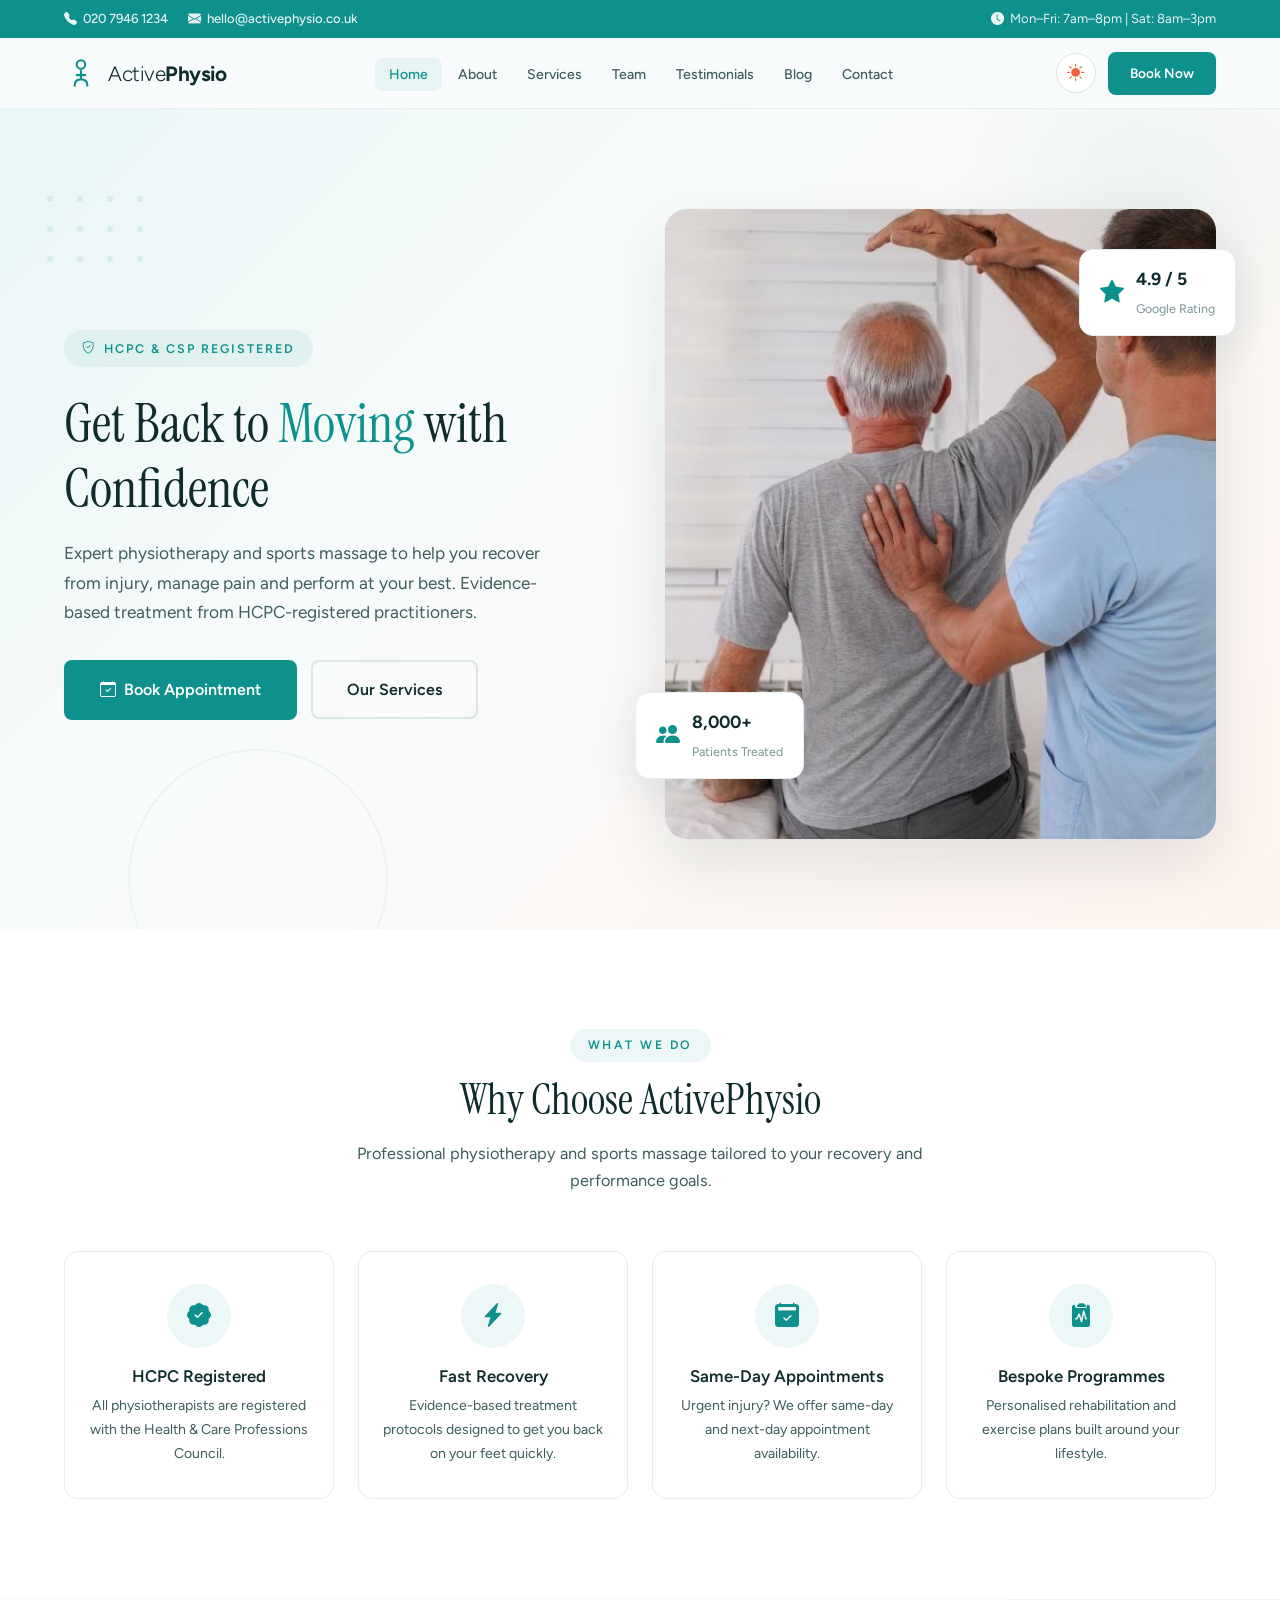
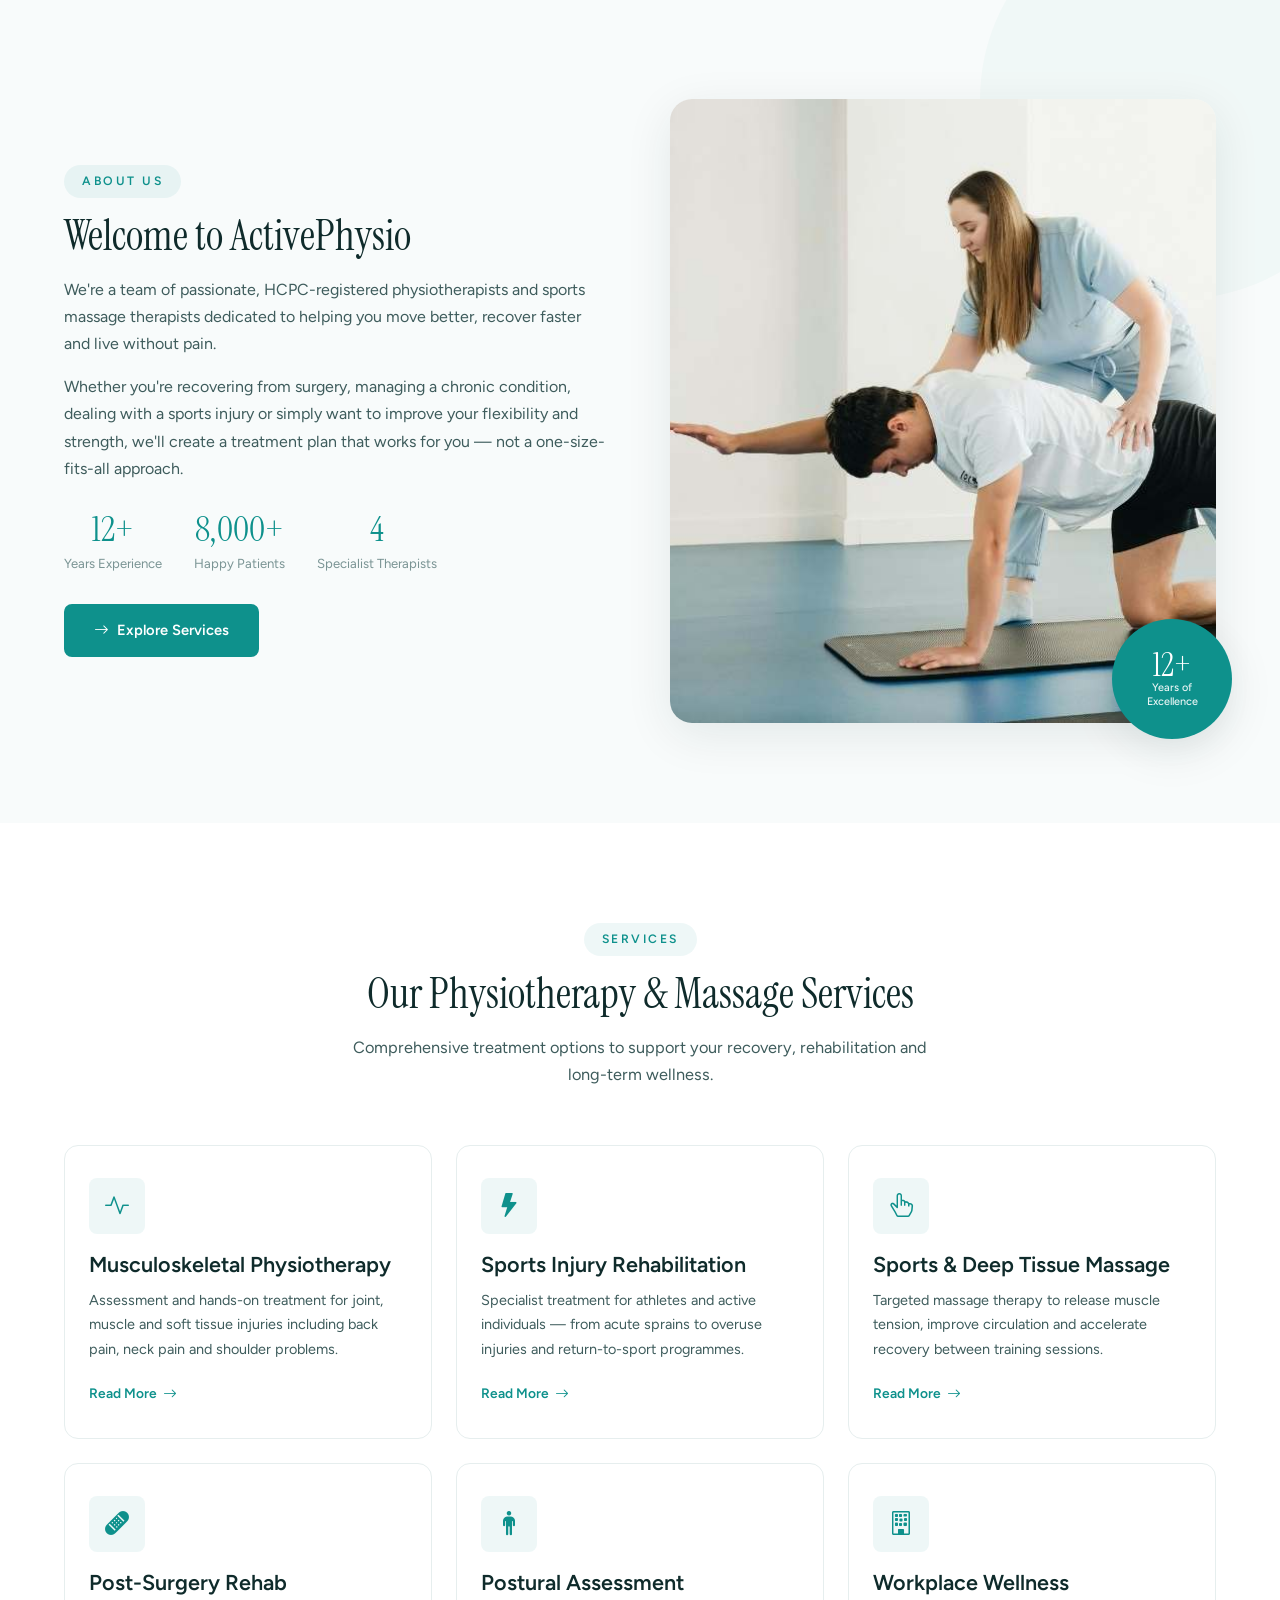
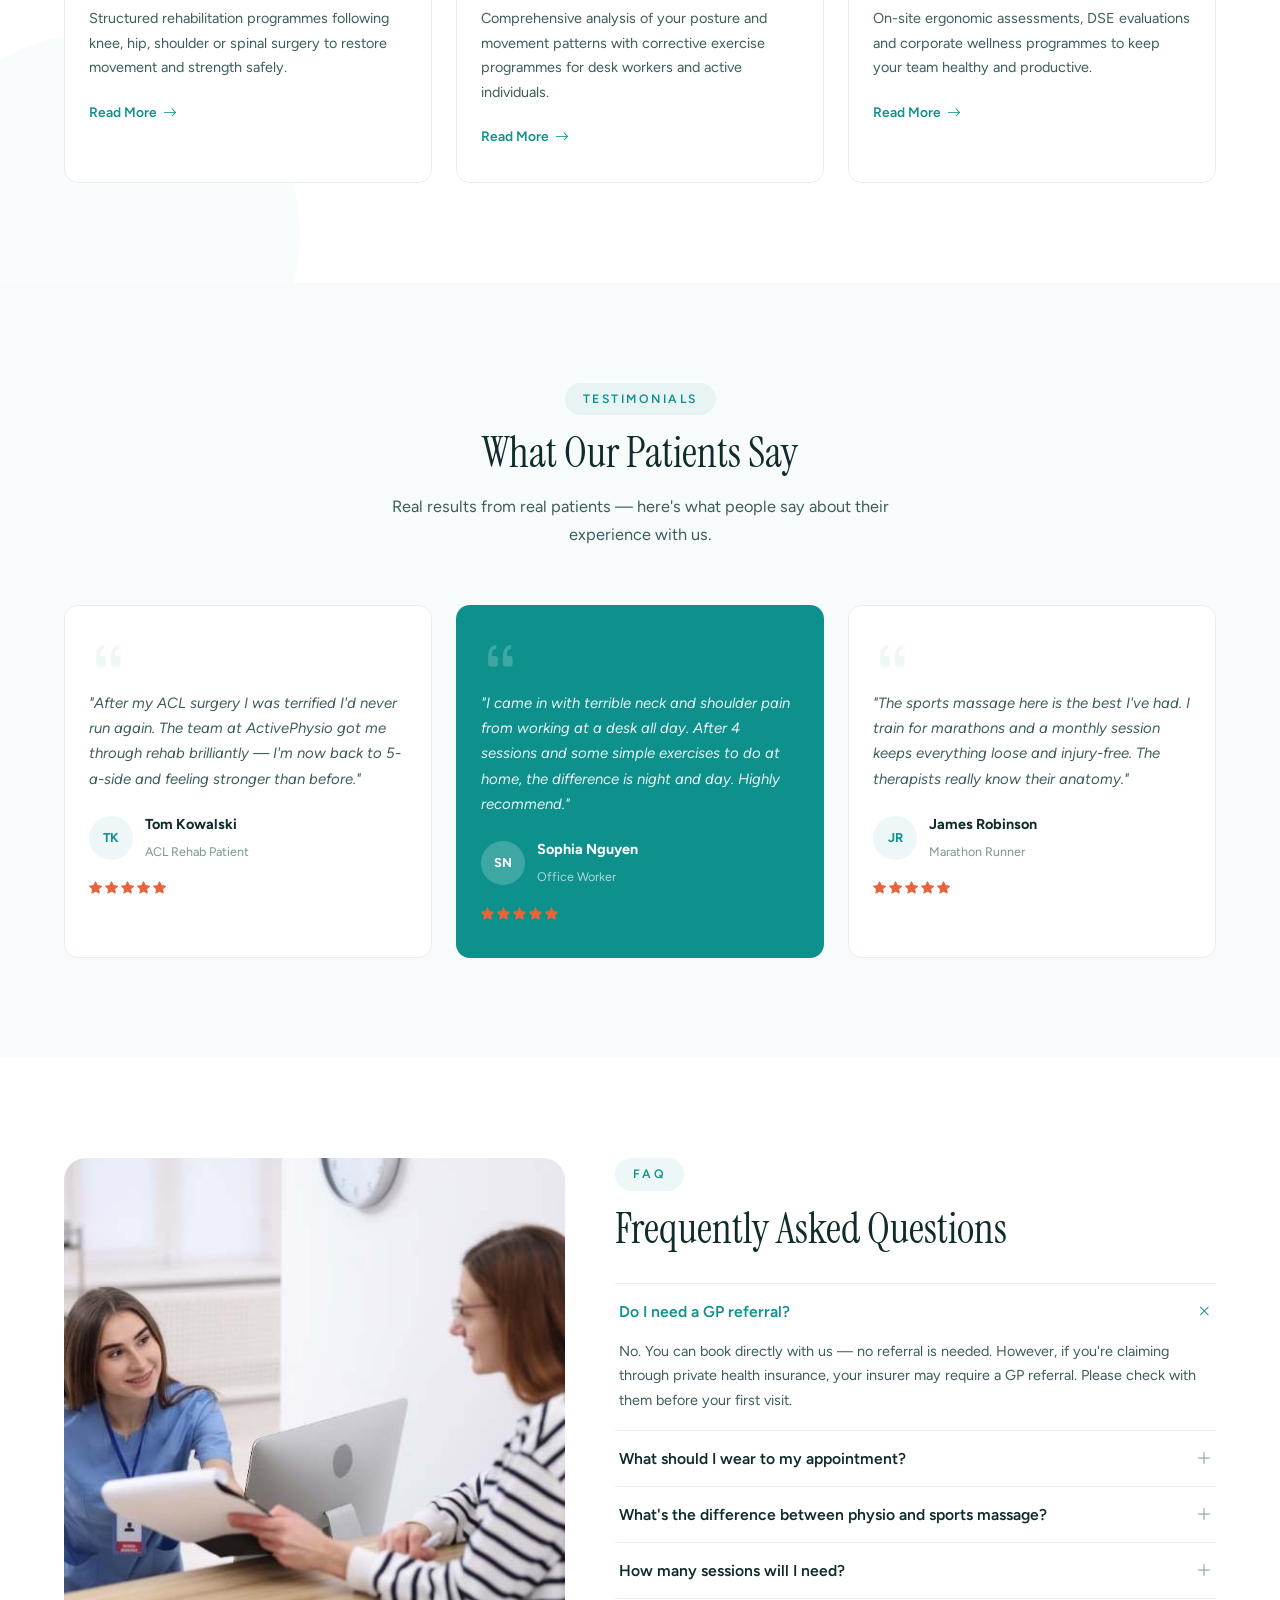
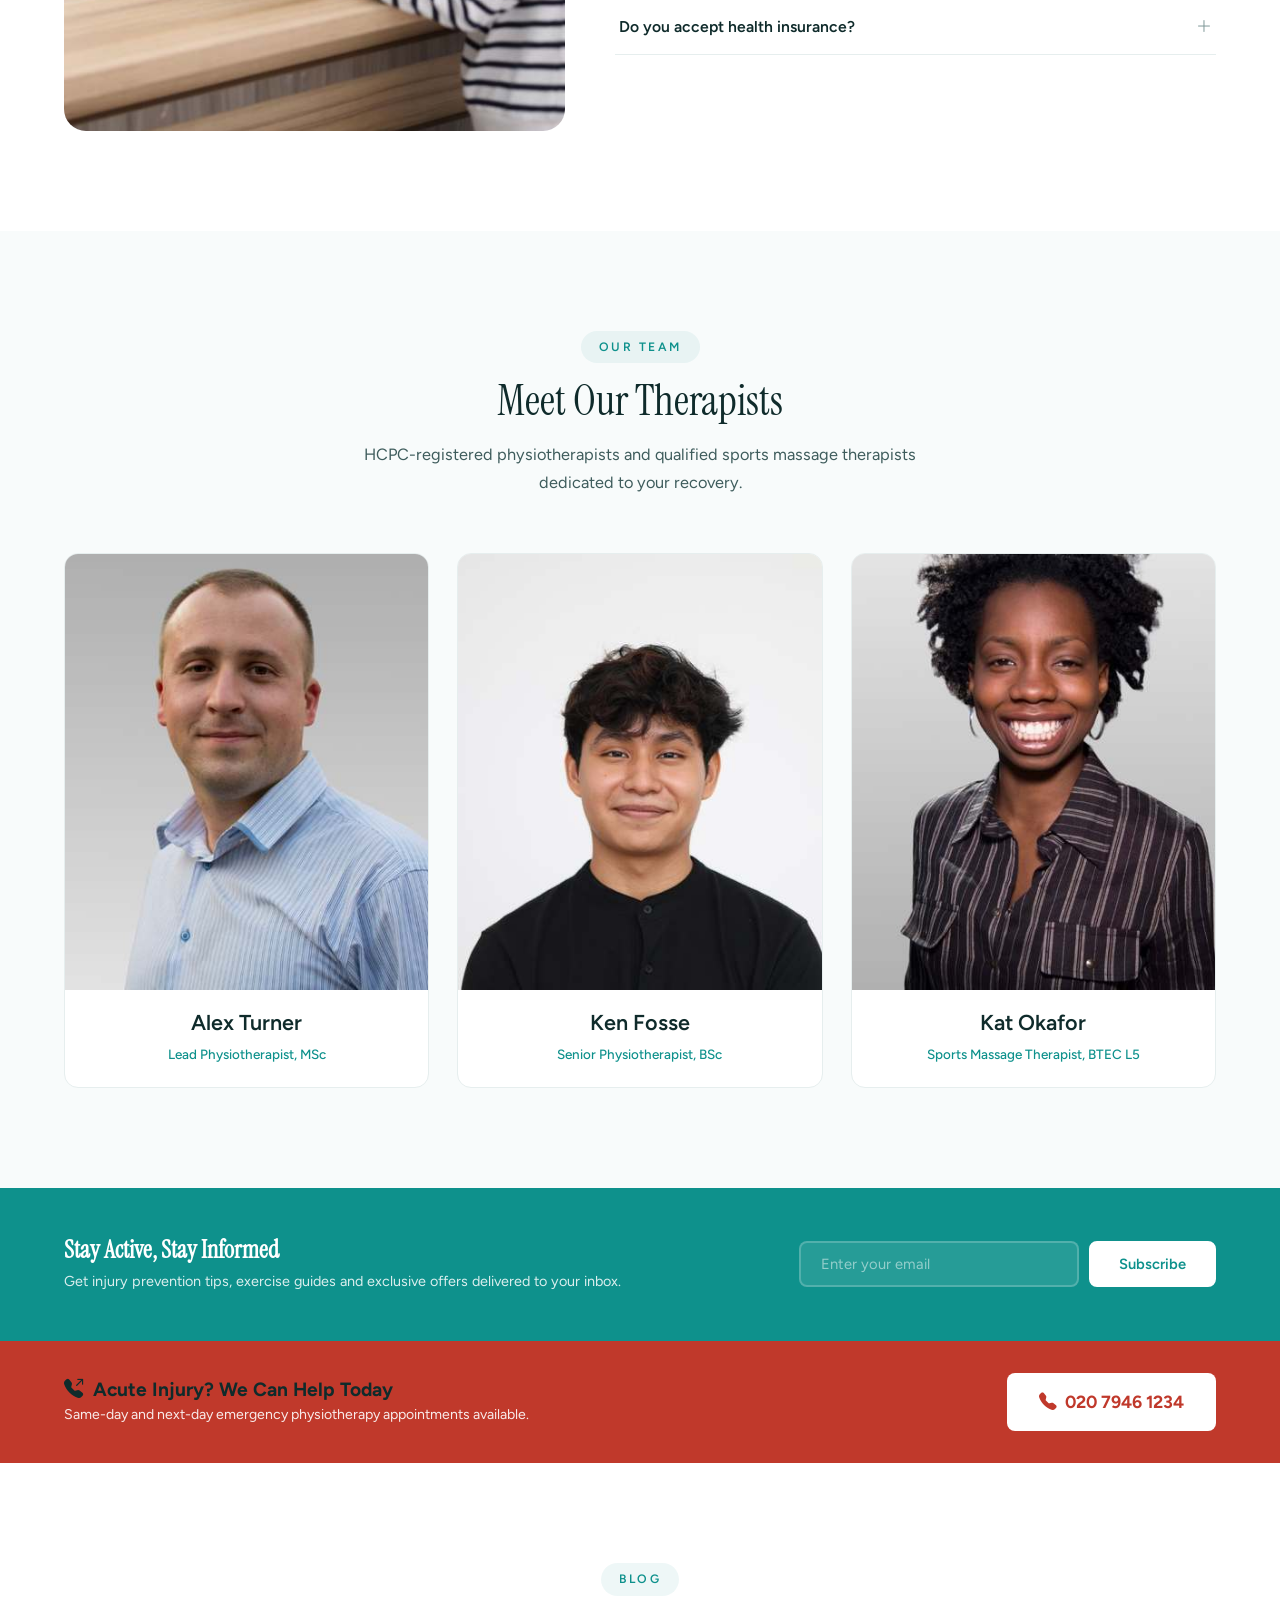
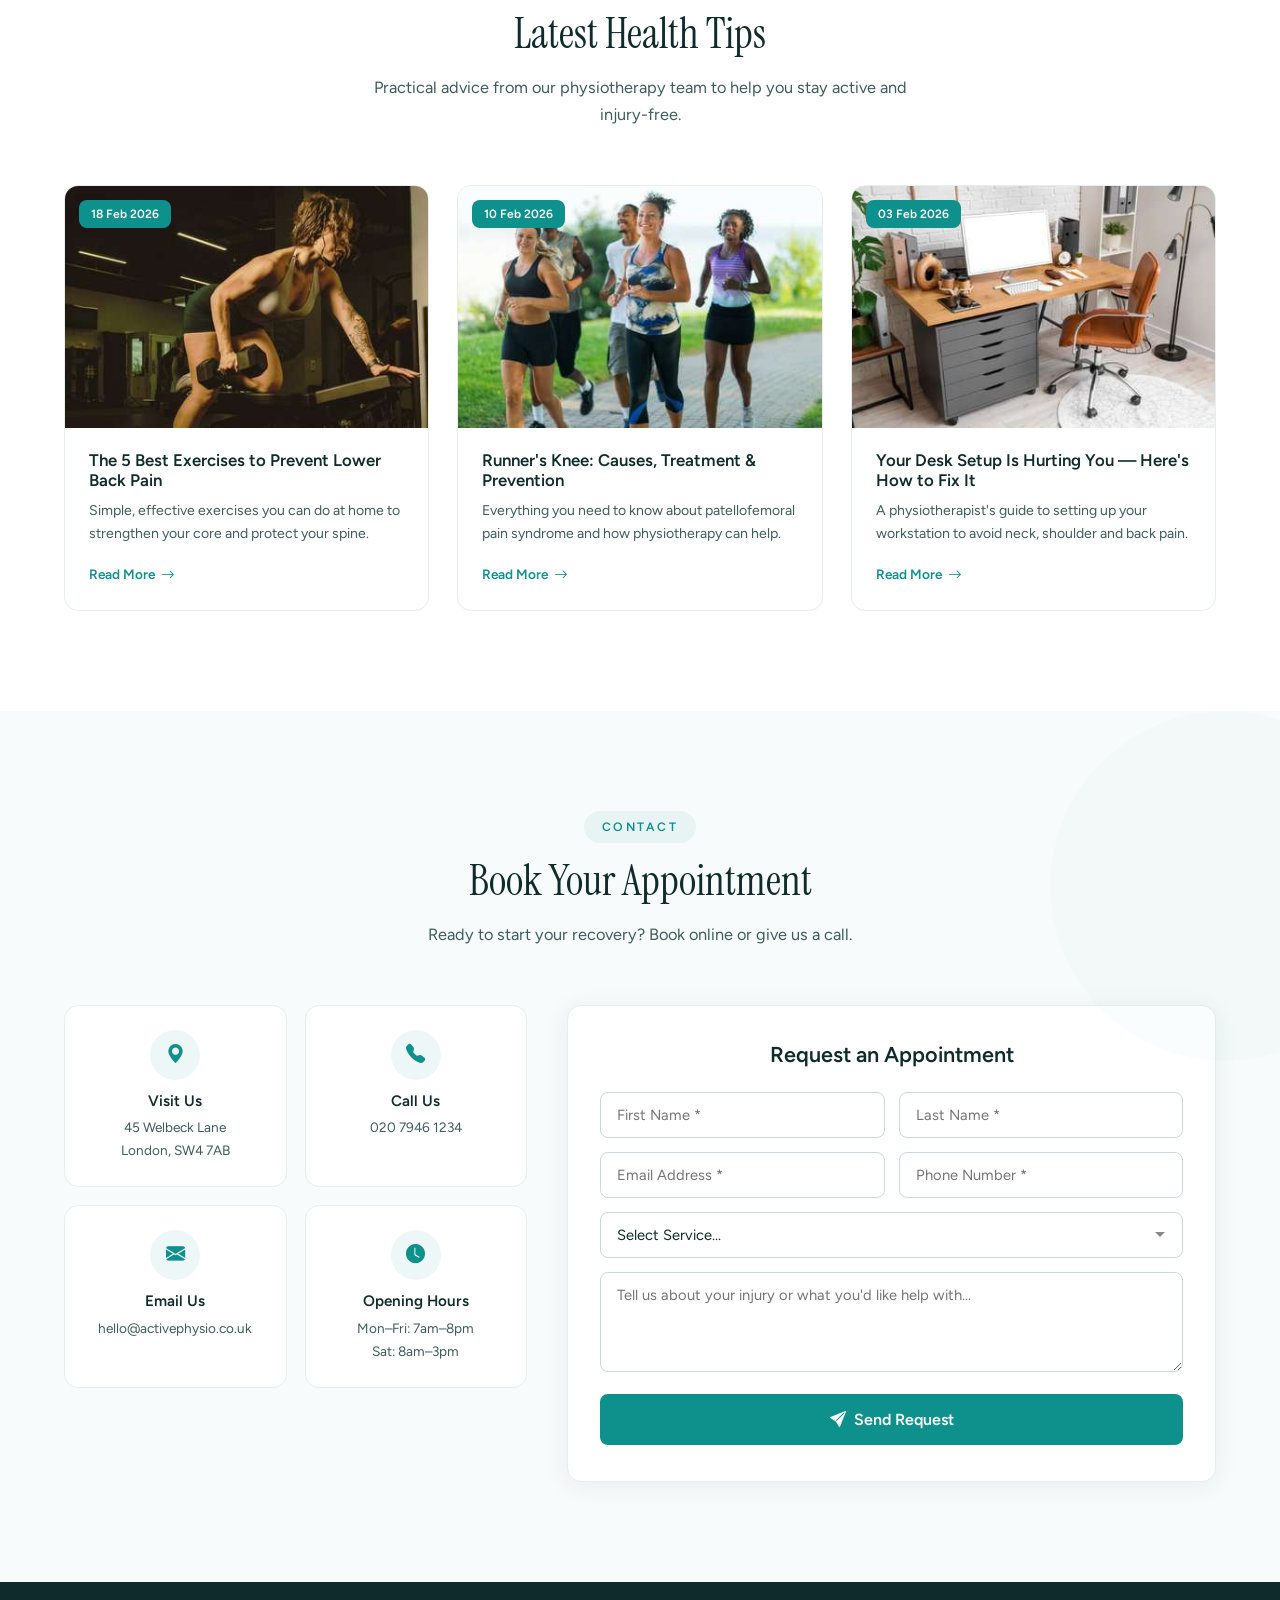
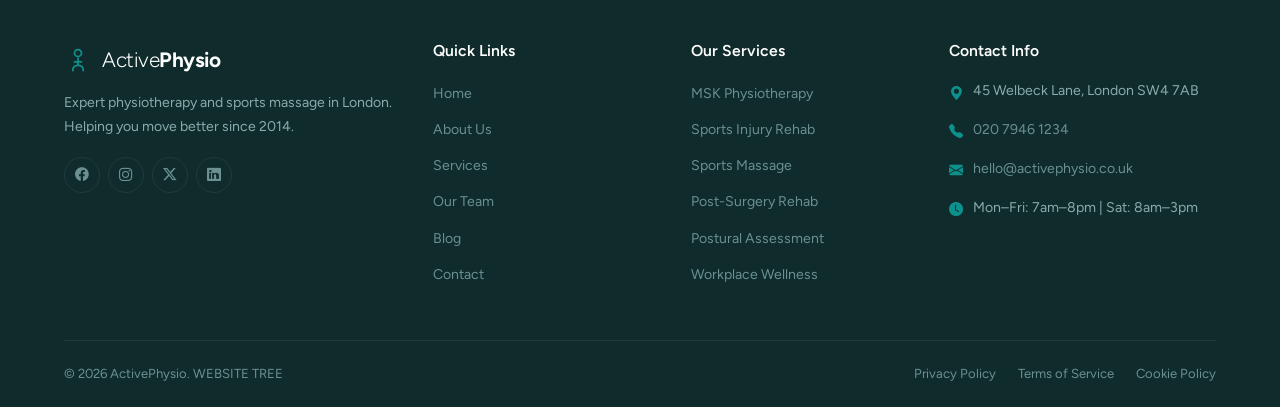
<file: website-tree-demos/physio/index.html>
<!DOCTYPE html>
<html lang="en" data-theme="light">
<head>
    <meta charset="UTF-8">
    <meta name="viewport" content="width=device-width, initial-scale=1.0">
    <meta name="description" content="ActivePhysio — Expert physiotherapy and sports massage in London. Injury rehabilitation, manual therapy, sports performance and workplace wellness.">
    <meta name="keywords" content="physiotherapy, physiotherapist, sports massage, injury rehabilitation, back pain, London physio, manual therapy, HCPC registered">
    <meta name="author" content="ActivePhysio">
    <title>ActivePhysio — Physiotherapy &amp; Sports Massage</title>
    <link rel="icon" type="image/svg+xml" href="img/favicon.svg">
    <link rel="preconnect" href="https://fonts.googleapis.com">
    <link rel="preconnect" href="https://fonts.gstatic.com" crossorigin>
    <link href="https://fonts.googleapis.com/css2?family=Instrument+Serif:ital@0;1&family=Figtree:wght@300;400;500;600;700&display=swap" rel="stylesheet">
    <link rel="stylesheet" href="https://cdn.jsdelivr.net/npm/bootstrap-icons@1.11.3/font/bootstrap-icons.min.css">
    <link rel="stylesheet" href="css/styles.css">
</head>
<body>

    <!-- TOP INFO BAR -->
    <div class="top-bar">
        <div class="container top-bar-inner">
            <div class="top-bar-left">
                <a href="tel:+442079461234"><i class="bi bi-telephone-fill"></i> 020 7946 1234</a>
                <a href="mailto:hello@activephysio.co.uk"><i class="bi bi-envelope-fill"></i> hello@activephysio.co.uk</a>
            </div>
            <div class="top-bar-right">
                <span><i class="bi bi-clock-fill"></i> Mon–Fri: 7am–8pm | Sat: 8am–3pm</span>
            </div>
        </div>
    </div>

    <!-- NAVIGATION -->
    <header class="site-header" id="header">
        <div class="container">
            <nav class="navbar">
                <a href="#home" class="logo">
                    <span class="logo-icon"><svg width="34" height="34" viewBox="0 0 32 32" fill="none"><circle cx="16" cy="8" r="4" stroke="currentColor" stroke-width="2"/><path d="M16 14V22M12 18H20M10 28C10 24 12.5 22 16 22C19.5 22 22 24 22 28" stroke="currentColor" stroke-width="2" stroke-linecap="round" stroke-linejoin="round"/></svg></span>
                    <span class="logo-text">Active<strong>Physio</strong></span>
                </a>
                <ul class="nav-links" id="navLinks">
                    <li><a href="#home" class="nav-link active">Home</a></li>
                    <li><a href="#about" class="nav-link">About</a></li>
                    <li><a href="#services" class="nav-link">Services</a></li>
                    <li><a href="#team" class="nav-link">Team</a></li>
                    <li><a href="#testimonials" class="nav-link">Testimonials</a></li>
                    <li><a href="#blog" class="nav-link">Blog</a></li>
                    <li><a href="#contact" class="nav-link">Contact</a></li>
                </ul>
                <div class="nav-right">
                    <button class="theme-toggle" id="themeToggle" aria-label="Toggle dark mode">
                        <i class="bi bi-sun-fill theme-icon-light"></i>
                        <i class="bi bi-moon-fill theme-icon-dark"></i>
                    </button>
                    <a href="#contact" class="btn btn-primary nav-cta">Book Now</a>
                    <button class="hamburger" id="hamburger" aria-label="Toggle menu"><span></span><span></span><span></span></button>
                </div>
            </nav>
        </div>
    </header>

    <!-- HERO -->
    <section class="hero" id="home">
        <div class="hero-shapes">
            <svg class="hero-shape shape-dots" viewBox="0 0 120 120" fill="none"><circle cx="10" cy="10" r="3" fill="currentColor" opacity="0.1"/><circle cx="40" cy="10" r="3" fill="currentColor" opacity="0.1"/><circle cx="70" cy="10" r="3" fill="currentColor" opacity="0.1"/><circle cx="100" cy="10" r="3" fill="currentColor" opacity="0.1"/><circle cx="10" cy="40" r="3" fill="currentColor" opacity="0.1"/><circle cx="40" cy="40" r="3" fill="currentColor" opacity="0.1"/><circle cx="70" cy="40" r="3" fill="currentColor" opacity="0.1"/><circle cx="100" cy="40" r="3" fill="currentColor" opacity="0.1"/><circle cx="10" cy="70" r="3" fill="currentColor" opacity="0.1"/><circle cx="40" cy="70" r="3" fill="currentColor" opacity="0.1"/><circle cx="70" cy="70" r="3" fill="currentColor" opacity="0.1"/><circle cx="100" cy="70" r="3" fill="currentColor" opacity="0.1"/></svg>
            <div class="hero-shape shape-circle"></div>
            <div class="hero-shape shape-ring"></div>
        </div>
        <div class="container">
            <div class="hero-grid">
                <div class="hero-content">
                    <span class="hero-badge"><i class="bi bi-shield-check"></i> HCPC &amp; CSP Registered</span>
                    <h1 class="hero-title">Get Back to <span class="text-accent">Moving</span> with Confidence</h1>
                    <p class="hero-text">Expert physiotherapy and sports massage to help you recover from injury, manage pain and perform at your best. Evidence-based treatment from HCPC-registered practitioners.</p>
                    <div class="hero-actions">
                        <a href="#contact" class="btn btn-primary btn-lg"><i class="bi bi-calendar-check"></i> Book Appointment</a>
                        <a href="#services" class="btn btn-outline btn-lg">Our Services</a>
                    </div>
                </div>
                <div class="hero-image">
                    <div class="hero-image-wrapper">
                        <img src="img/hero-image.jpg" 
     alt="Physiotherapist helping patient with rehabilitation exercises" 
     loading="eager">
                    </div>
                    <div class="hero-float-card hero-float-1"><i class="bi bi-people-fill"></i><div><strong>8,000+</strong><span>Patients Treated</span></div></div>
                    <div class="hero-float-card hero-float-2"><i class="bi bi-star-fill"></i><div><strong>4.9 / 5</strong><span>Google Rating</span></div></div>
                </div>
            </div>
        </div>
    </section>

    <!-- WHAT WE DO -->
    <section class="features section" id="features">
        <div class="container">
            <div class="section-header"><span class="section-tag">What We Do</span><h2 class="section-title">Why Choose ActivePhysio</h2><p class="section-subtitle">Professional physiotherapy and sports massage tailored to your recovery and performance goals.</p></div>
            <div class="features-grid">
                <div class="feature-card"><div class="feature-icon-wrap"><i class="bi bi-patch-check-fill"></i></div><h4>HCPC Registered</h4><p>All physiotherapists are registered with the Health &amp; Care Professions Council.</p></div>
                <div class="feature-card"><div class="feature-icon-wrap"><i class="bi bi-lightning-charge-fill"></i></div><h4>Fast Recovery</h4><p>Evidence-based treatment protocols designed to get you back on your feet quickly.</p></div>
                <div class="feature-card"><div class="feature-icon-wrap"><i class="bi bi-calendar2-check-fill"></i></div><h4>Same-Day Appointments</h4><p>Urgent injury? We offer same-day and next-day appointment availability.</p></div>
                <div class="feature-card"><div class="feature-icon-wrap"><i class="bi bi-clipboard2-pulse-fill"></i></div><h4>Bespoke Programmes</h4><p>Personalised rehabilitation and exercise plans built around your lifestyle.</p></div>
            </div>
        </div>
    </section>

    <!-- ABOUT -->
    <section class="about section" id="about">
        <div class="about-shape"><svg viewBox="0 0 200 200" fill="none"><circle cx="100" cy="100" r="100" fill="currentColor" opacity="0.03"/></svg></div>
        <div class="container">
            <div class="about-grid">
                <div class="about-content">
                    <span class="section-tag">About Us</span>
                    <h2 class="section-title">Welcome to ActivePhysio</h2>
                    <p>We're a team of passionate, HCPC-registered physiotherapists and sports massage therapists dedicated to helping you move better, recover faster and live without pain.</p>
                    <p>Whether you're recovering from surgery, managing a chronic condition, dealing with a sports injury or simply want to improve your flexibility and strength, we'll create a treatment plan that works for you — not a one-size-fits-all approach.</p>
                    <div class="about-stats">
                        <div class="about-stat"><span class="about-stat-number">12+</span><span class="about-stat-label">Years Experience</span></div>
                        <div class="about-stat"><span class="about-stat-number">8,000+</span><span class="about-stat-label">Happy Patients</span></div>
                        <div class="about-stat"><span class="about-stat-number">4</span><span class="about-stat-label">Specialist Therapists</span></div>
                    </div>
                    <a href="#services" class="btn btn-primary"><i class="bi bi-arrow-right"></i> Explore Services</a>
                </div>
                <div class="about-image">
                    <div class="about-image-wrapper"><img src="img/about-image.jpg"></div>
                    <div class="about-experience-badge"><span class="badge-number">12+</span><span class="badge-text">Years of<br>Excellence</span></div>
                </div>
            </div>
        </div>
    </section>

    <!-- SERVICES -->
    <section class="services section" id="services">
        <div class="services-shape"><svg viewBox="0 0 300 300" fill="none"><circle cx="150" cy="150" r="150" fill="currentColor" opacity="0.025"/></svg></div>
        <div class="container">
            <div class="section-header"><span class="section-tag">Services</span><h2 class="section-title">Our Physiotherapy &amp; Massage Services</h2><p class="section-subtitle">Comprehensive treatment options to support your recovery, rehabilitation and long-term wellness.</p></div>
            <div class="services-grid">
                <div class="service-card"><div class="service-icon"><i class="bi bi-activity"></i></div><h3>Musculoskeletal Physiotherapy</h3><p>Assessment and hands-on treatment for joint, muscle and soft tissue injuries including back pain, neck pain and shoulder problems.</p><a href="#contact" class="service-link">Read More <i class="bi bi-arrow-right"></i></a></div>
                <div class="service-card"><div class="service-icon"><i class="bi bi-lightning-fill"></i></div><h3>Sports Injury Rehabilitation</h3><p>Specialist treatment for athletes and active individuals — from acute sprains to overuse injuries and return-to-sport programmes.</p><a href="#contact" class="service-link">Read More <i class="bi bi-arrow-right"></i></a></div>
                <div class="service-card"><div class="service-icon"><i class="bi bi-hand-index-thumb"></i></div><h3>Sports &amp; Deep Tissue Massage</h3><p>Targeted massage therapy to release muscle tension, improve circulation and accelerate recovery between training sessions.</p><a href="#contact" class="service-link">Read More <i class="bi bi-arrow-right"></i></a></div>
                <div class="service-card"><div class="service-icon"><i class="bi bi-bandaid-fill"></i></div><h3>Post-Surgery Rehab</h3><p>Structured rehabilitation programmes following knee, hip, shoulder or spinal surgery to restore movement and strength safely.</p><a href="#contact" class="service-link">Read More <i class="bi bi-arrow-right"></i></a></div>
                <div class="service-card"><div class="service-icon"><i class="bi bi-person-standing"></i></div><h3>Postural Assessment</h3><p>Comprehensive analysis of your posture and movement patterns with corrective exercise programmes for desk workers and active individuals.</p><a href="#contact" class="service-link">Read More <i class="bi bi-arrow-right"></i></a></div>
                <div class="service-card"><div class="service-icon"><i class="bi bi-building"></i></div><h3>Workplace Wellness</h3><p>On-site ergonomic assessments, DSE evaluations and corporate wellness programmes to keep your team healthy and productive.</p><a href="#contact" class="service-link">Read More <i class="bi bi-arrow-right"></i></a></div>
            </div>
        </div>
    </section>

    <!-- TESTIMONIALS -->
    <section class="testimonials section" id="testimonials">
        <div class="container">
            <div class="section-header"><span class="section-tag">Testimonials</span><h2 class="section-title">What Our Patients Say</h2><p class="section-subtitle">Real results from real patients — here's what people say about their experience with us.</p></div>
            <div class="testimonials-grid">
                <div class="testimonial-card"><div class="testimonial-quote"><i class="bi bi-quote"></i></div><p class="testimonial-text">"After my ACL surgery I was terrified I'd never run again. The team at ActivePhysio got me through rehab brilliantly — I'm now back to 5-a-side and feeling stronger than before."</p><div class="testimonial-author"><div class="author-avatar">TK</div><div><strong>Tom Kowalski</strong><span>ACL Rehab Patient</span></div></div><div class="testimonial-stars"><i class="bi bi-star-fill"></i><i class="bi bi-star-fill"></i><i class="bi bi-star-fill"></i><i class="bi bi-star-fill"></i><i class="bi bi-star-fill"></i></div></div>
                <div class="testimonial-card featured"><div class="testimonial-quote"><i class="bi bi-quote"></i></div><p class="testimonial-text">"I came in with terrible neck and shoulder pain from working at a desk all day. After 4 sessions and some simple exercises to do at home, the difference is night and day. Highly recommend."</p><div class="testimonial-author"><div class="author-avatar">SN</div><div><strong>Sophia Nguyen</strong><span>Office Worker</span></div></div><div class="testimonial-stars"><i class="bi bi-star-fill"></i><i class="bi bi-star-fill"></i><i class="bi bi-star-fill"></i><i class="bi bi-star-fill"></i><i class="bi bi-star-fill"></i></div></div>
                <div class="testimonial-card"><div class="testimonial-quote"><i class="bi bi-quote"></i></div><p class="testimonial-text">"The sports massage here is the best I've had. I train for marathons and a monthly session keeps everything loose and injury-free. The therapists really know their anatomy."</p><div class="testimonial-author"><div class="author-avatar">JR</div><div><strong>James Robinson</strong><span>Marathon Runner</span></div></div><div class="testimonial-stars"><i class="bi bi-star-fill"></i><i class="bi bi-star-fill"></i><i class="bi bi-star-fill"></i><i class="bi bi-star-fill"></i><i class="bi bi-star-fill"></i></div></div>
            </div>
        </div>
    </section>

    <!-- FAQ -->
    <section class="faq section" id="faq">
        <div class="container">
            <div class="faq-grid">
                <div class="faq-image"><img src="img/faq-image.jpg"></div>
                <div class="faq-content">
                    <span class="section-tag">FAQ</span>
                    <h2 class="section-title">Frequently Asked Questions</h2>
                    <div class="faq-accordion">
                        <div class="faq-item active"><button class="faq-question" aria-expanded="true"><span>Do I need a GP referral?</span><i class="bi bi-plus-lg"></i></button><div class="faq-answer"><p>No. You can book directly with us — no referral is needed. However, if you're claiming through private health insurance, your insurer may require a GP referral. Please check with them before your first visit.</p></div></div>
                        <div class="faq-item"><button class="faq-question" aria-expanded="false"><span>What should I wear to my appointment?</span><i class="bi bi-plus-lg"></i></button><div class="faq-answer"><p>Wear comfortable, loose-fitting clothing that allows us to access the area being treated. For lower limb issues, shorts are ideal. We have changing facilities and gowns available if needed.</p></div></div>
                        <div class="faq-item"><button class="faq-question" aria-expanded="false"><span>What's the difference between physio and sports massage?</span><i class="bi bi-plus-lg"></i></button><div class="faq-answer"><p>Physiotherapy involves assessment, diagnosis and a full treatment plan which may include manual therapy, exercise prescription and education. Sports massage focuses specifically on soft tissue work to relieve tension, improve recovery and prevent injury.</p></div></div>
                        <div class="faq-item"><button class="faq-question" aria-expanded="false"><span>How many sessions will I need?</span><i class="bi bi-plus-lg"></i></button><div class="faq-answer"><p>This depends on your condition. Many patients see significant improvement within 3–6 sessions. We'll give you a clear estimate after your initial assessment and keep you updated on progress throughout.</p></div></div>
                        <div class="faq-item"><button class="faq-question" aria-expanded="false"><span>Do you accept health insurance?</span><i class="bi bi-plus-lg"></i></button><div class="faq-answer"><p>Yes — we're recognised by Bupa, AXA Health, Aviva, Vitality, WPA and most other major private health insurers. Please bring your policy details or authorisation code to your first appointment.</p></div></div>
                    </div>
                </div>
            </div>
        </div>
    </section>

   <!-- TEAM -->
<section class="team section" id="team">
    <div class="container">
        <div class="section-header">
            <span class="section-tag">Our Team</span>
            <h2 class="section-title">Meet Our Therapists</h2>
            <p class="section-subtitle">
                HCPC-registered physiotherapists and qualified sports massage therapists dedicated to your recovery.
            </p>
        </div>

        <div class="team-grid">

            <!-- Alex -->
            <div class="team-card">
                <div class="team-image">
                    <img src="img/team-image1.jpg"
                         alt="Alex Turner — Lead Physiotherapist"
                         loading="lazy">
                    <div class="team-socials">
                        <a href="#"><i class="bi bi-linkedin"></i></a>
                        <a href="#"><i class="bi bi-twitter-x"></i></a>
                    </div>
                </div>
                <div class="team-info">
                    <h3>Alex Turner</h3>
                    <span class="team-role">Lead Physiotherapist, MSc</span>
                </div>
            </div>

            <!-- Ken -->
            <div class="team-card">
                <div class="team-image">
                    <img src="img/team-image2.jpg"
                         alt="Ken Fosse — Senior Physiotherapist"
                         loading="lazy">
                    <div class="team-socials">
                        <a href="#"><i class="bi bi-linkedin"></i></a>
                        <a href="#"><i class="bi bi-twitter-x"></i></a>
                    </div>
                </div>
                <div class="team-info">
                    <h3>Ken Fosse</h3>
                    <span class="team-role">Senior Physiotherapist, BSc</span>
                </div>
            </div>

            <!-- Daniel -->
            <div class="team-card">
                <div class="team-image">
                    <img src="img/team-image3.jpg"
                         alt="Daniel Okafor — Sports Massage Therapist"
                         loading="lazy">
                    <div class="team-socials">
                        <a href="#"><i class="bi bi-linkedin"></i></a>
                        <a href="#"><i class="bi bi-twitter-x"></i></a>
                    </div>
                </div>
                <div class="team-info">
                    <h3>Kat Okafor</h3>
                    <span class="team-role">Sports Massage Therapist, BTEC L5</span>
                </div>
            </div>

        </div>
    </div>
</section>

    <!-- NEWSLETTER CTA BAND -->
    <section class="newsletter-band">
        <div class="container"><div class="newsletter-inner">
            <div class="newsletter-text"><h3>Stay Active, Stay Informed</h3><p>Get injury prevention tips, exercise guides and exclusive offers delivered to your inbox.</p></div>
            <form class="newsletter-form" onsubmit="event.preventDefault(); alert('Thank you for subscribing!'); this.reset();"><input type="email" placeholder="Enter your email" required><button type="submit" class="btn btn-primary">Subscribe</button></form>
        </div></div>
    </section>

    <!-- EMERGENCY CTA BAR -->
    <section class="emergency-bar">
        <div class="container"><div class="emergency-inner">
            <div class="emergency-text"><h3><i class="bi bi-telephone-outbound-fill"></i> Acute Injury? We Can Help Today</h3><p>Same-day and next-day emergency physiotherapy appointments available.</p></div>
            <a href="tel:+442079461234" class="btn btn-emergency"><i class="bi bi-telephone-fill"></i> 020 7946 1234</a>
        </div></div>
    </section>

<!-- BLOG -->
<section class="blog section" id="blog">
    <div class="container">
        <div class="section-header">
            <span class="section-tag">Blog</span>
            <h2 class="section-title">Latest Health Tips</h2>
            <p class="section-subtitle">Practical advice from our physiotherapy team to help you stay active and injury-free.</p>
        </div>

        <div class="blog-grid">
            <article class="blog-card">
                <div class="blog-image">
                    <img src="img/blog1.jpg" alt="Strength training exercises" loading="lazy">
                    <span class="blog-date">18 Feb 2026</span>
                </div>
                <div class="blog-content">
                    <h4><a href="#">The 5 Best Exercises to Prevent Lower Back Pain</a></h4>
                    <p>Simple, effective exercises you can do at home to strengthen your core and protect your spine.</p>
                    <a href="#" class="blog-read-more">Read More <i class="bi bi-arrow-right"></i></a>
                </div>
            </article>

            <article class="blog-card">
                <div class="blog-image">
                    <img src="img/blog2.jpg" alt="Runner training" loading="lazy">
                    <span class="blog-date">10 Feb 2026</span>
                </div>
                <div class="blog-content">
                    <h4><a href="#">Runner's Knee: Causes, Treatment &amp; Prevention</a></h4>
                    <p>Everything you need to know about patellofemoral pain syndrome and how physiotherapy can help.</p>
                    <a href="#" class="blog-read-more">Read More <i class="bi bi-arrow-right"></i></a>
                </div>
            </article>

            <article class="blog-card">
                <div class="blog-image">
                    <img src="img/blog3.jpg" alt="Desk ergonomics" loading="lazy">
                    <span class="blog-date">03 Feb 2026</span>
                </div>
                <div class="blog-content">
                    <h4><a href="#">Your Desk Setup Is Hurting You — Here's How to Fix It</a></h4>
                    <p>A physiotherapist's guide to setting up your workstation to avoid neck, shoulder and back pain.</p>
                    <a href="#" class="blog-read-more">Read More <i class="bi bi-arrow-right"></i></a>
                </div>
            </article>
        </div>
    </div>
</section>

    <!-- CONTACT / APPOINTMENT -->
    <section class="contact section" id="contact">
        <div class="contact-shape"><svg viewBox="0 0 250 250" fill="none"><circle cx="125" cy="125" r="125" fill="currentColor" opacity="0.02"/></svg></div>
        <div class="container">
            <div class="section-header"><span class="section-tag">Contact</span><h2 class="section-title">Book Your Appointment</h2><p class="section-subtitle">Ready to start your recovery? Book online or give us a call.</p></div>
            <div class="contact-grid">
                <div class="contact-cards">
                    <div class="contact-card"><div class="contact-icon"><i class="bi bi-geo-alt-fill"></i></div><h4>Visit Us</h4><p>45 Welbeck Lane<br>London, SW4 7AB</p></div>
                    <div class="contact-card"><div class="contact-icon"><i class="bi bi-telephone-fill"></i></div><h4>Call Us</h4><p><a href="tel:+442079461234">020 7946 1234</a></p></div>
                    <div class="contact-card"><div class="contact-icon"><i class="bi bi-envelope-fill"></i></div><h4>Email Us</h4><p><a href="mailto:hello@activephysio.co.uk">hello@activephysio.co.uk</a></p></div>
                    <div class="contact-card"><div class="contact-icon"><i class="bi bi-clock-fill"></i></div><h4>Opening Hours</h4><p>Mon–Fri: 7am–8pm<br>Sat: 8am–3pm</p></div>
                </div>
                <div class="contact-form-wrapper">
                    <h3>Request an Appointment</h3>
                    <form class="contact-form" id="contactForm" action="#" method="POST">
                        <div class="form-row"><div class="form-group"><input type="text" name="firstName" required placeholder="First Name *"></div><div class="form-group"><input type="text" name="lastName" required placeholder="Last Name *"></div></div>
                        <div class="form-row"><div class="form-group"><input type="email" name="email" required placeholder="Email Address *"></div><div class="form-group"><input type="tel" name="phone" required placeholder="Phone Number *"></div></div>
                        <div class="form-group"><select name="service"><option value="">Select Service...</option><option value="initial">Initial Physio Assessment (£60)</option><option value="followup">Follow-Up Physio Session (£48)</option><option value="sports-massage">Sports Massage — 60 min (£55)</option><option value="deep-tissue">Deep Tissue Massage — 60 min (£55)</option><option value="post-surgery">Post-Surgery Rehab</option><option value="workplace">Workplace Wellness Enquiry</option><option value="other">Other / Not Sure</option></select></div>
                        <div class="form-group"><textarea name="message" rows="4" placeholder="Tell us about your injury or what you'd like help with..."></textarea></div>
                        <button type="submit" class="btn btn-primary btn-block btn-lg"><i class="bi bi-send-fill"></i> Send Request</button>
                    </form>
                </div>
            </div>
        </div>
    </section>

    <!-- FOOTER -->
    <footer class="site-footer">
        <div class="container">
            <div class="footer-grid">
                <div class="footer-brand">
                    <a href="#" class="logo"><span class="logo-icon"><svg width="28" height="28" viewBox="0 0 32 32" fill="none"><circle cx="16" cy="8" r="4" stroke="currentColor" stroke-width="2"/><path d="M16 14V22M12 18H20M10 28C10 24 12.5 22 16 22C19.5 22 22 24 22 28" stroke="currentColor" stroke-width="2" stroke-linecap="round" stroke-linejoin="round"/></svg></span><span class="logo-text">Active<strong>Physio</strong></span></a>
                    <p>Expert physiotherapy and sports massage in London. Helping you move better since 2014.</p>
                    <div class="footer-socials"><a href="#"><i class="bi bi-facebook"></i></a><a href="#"><i class="bi bi-instagram"></i></a><a href="#"><i class="bi bi-twitter-x"></i></a><a href="#"><i class="bi bi-linkedin"></i></a></div>
                </div>
                <div class="footer-links"><h4>Quick Links</h4><ul><li><a href="#home">Home</a></li><li><a href="#about">About Us</a></li><li><a href="#services">Services</a></li><li><a href="#team">Our Team</a></li><li><a href="#blog">Blog</a></li><li><a href="#contact">Contact</a></li></ul></div>
                <div class="footer-links"><h4>Our Services</h4><ul><li><a href="#services">MSK Physiotherapy</a></li><li><a href="#services">Sports Injury Rehab</a></li><li><a href="#services">Sports Massage</a></li><li><a href="#services">Post-Surgery Rehab</a></li><li><a href="#services">Postural Assessment</a></li><li><a href="#services">Workplace Wellness</a></li></ul></div>
                <div class="footer-contact"><h4>Contact Info</h4><ul><li><i class="bi bi-geo-alt-fill"></i> 45 Welbeck Lane, London SW4 7AB</li><li><i class="bi bi-telephone-fill"></i> <a href="tel:+442079461234">020 7946 1234</a></li><li><i class="bi bi-envelope-fill"></i> <a href="mailto:hello@activephysio.co.uk">hello@activephysio.co.uk</a></li><li><i class="bi bi-clock-fill"></i> Mon–Fri: 7am–8pm | Sat: 8am–3pm</li></ul></div>
            </div>
            <div class="footer-bottom"><p>&copy; 2026 ActivePhysio. WEBSITE TREE</p><div class="footer-bottom-links"><a href="#">Privacy Policy</a><a href="#">Terms of Service</a><a href="#">Cookie Policy</a></div></div>
        </div>
    </footer>

    <button class="back-to-top" id="backToTop" aria-label="Back to top"><i class="bi bi-chevron-up"></i></button>
    <script src="js/main.js"></script>
</body>
</html>
</file>
<file: website-tree-demos/osteo/css/style.css>
/* ================================================================
   OsteoCare — Main Stylesheet
   Version: 1.0.0
   Author:  OsteoCare Dev Team
   
   TABLE OF CONTENTS
   -----------------
   1.  CSS Custom Properties (Variables)
   2.  Dark Mode Variables
   3.  Reset & Base Styles
   4.  Typography
   5.  Buttons
   6.  Section Utilities
   7.  Topbar
   8.  Navbar
   9.  Hero Section
   10. Info Bar
   11. About Section
   12. Services Section
   13. CTA Banner
   14. Team Section
   15. Pricing Section
   16. Testimonials Section
   17. Appointment Section
   18. FAQ Section
   19. Newsletter Section
   20. Footer
   21. Theme Toggle
   22. Back to Top
   23. Animations
   24. Responsive Breakpoints
================================================================ */


/* ================================================================
   1. CSS CUSTOM PROPERTIES
================================================================ */
:root {
    /* Brand colours */
    --primary: #1a6b5a;
    --primary-dark: #0f4a3d;
    --primary-light: #e8f5f0;
    --accent: #c8956c;
    --accent-light: #f5ebe3;

    /* Neutrals */
    --dark: #1a1f25;
    --body-text: #4a5568;
    --light-bg: #f8faf9;
    --white: #ffffff;
    --bone: #faf7f2;

    /* Typography */
    --serif: 'DM Serif Display', serif;
    --sans: 'Outfit', sans-serif;

    /* Shadows */
    --shadow-sm: 0 2px 8px rgba(26, 107, 90, 0.08);
    --shadow-md: 0 8px 30px rgba(26, 107, 90, 0.12);
    --shadow-lg: 0 20px 60px rgba(26, 107, 90, 0.15);

    /* Radii */
    --radius: 16px;
    --radius-sm: 10px;
}


/* ================================================================
   2. DARK MODE VARIABLES
================================================================ */
[data-theme="dark"] {
    --primary: #2dd4a8;
    --primary-dark: #25b892;
    --primary-light: #1a2e2a;
    --accent: #d4a574;
    --accent-light: #2a2420;
    --dark: #e8ecf0;
    --body-text: #a0aec0;
    --light-bg: #141a1f;
    --white: #1a2028;
    --bone: #161c22;
    --shadow-sm: 0 2px 8px rgba(0, 0, 0, 0.2);
    --shadow-md: 0 8px 30px rgba(0, 0, 0, 0.3);
    --shadow-lg: 0 20px 60px rgba(0, 0, 0, 0.4);
}

/* — Dark mode: body */
[data-theme="dark"] body { background: #1a2028; }

/* — Dark mode: topbar */
[data-theme="dark"] .topbar { background: #10151a; }

/* — Dark mode: navbar */
[data-theme="dark"] .navbar-main { background: #1a2028; border-bottom: 1px solid rgba(255, 255, 255, 0.06); }
[data-theme="dark"] .navbar-main.scrolled { box-shadow: 0 2px 15px rgba(0, 0, 0, 0.3); }
[data-theme="dark"] .navbar-main .nav-link { color: #c0cad8 !important; }
[data-theme="dark"] .navbar-main .nav-link:hover { color: var(--primary) !important; }
[data-theme="dark"] .navbar-brand-text { color: var(--primary) !important; }
[data-theme="dark"] .navbar-toggler-icon { filter: invert(1); }
[data-theme="dark"] .nav-cta-btn { background: var(--primary) !important; color: #1a2028 !important; }
[data-theme="dark"] .nav-cta-btn:hover { background: var(--primary-dark) !important; }

/* — Dark mode: hero */
[data-theme="dark"] .hero { background: linear-gradient(135deg, #12181e 0%, #162420 50%, #141e1c 100%); }
[data-theme="dark"] .hero::before { background: radial-gradient(circle, rgba(45, 212, 168, 0.06) 0%, transparent 70%); }
[data-theme="dark"] .hero::after { background: radial-gradient(circle, rgba(212, 165, 116, 0.05) 0%, transparent 70%); }
[data-theme="dark"] .hero-badge { background: #222c34; color: var(--primary); box-shadow: var(--shadow-sm); }
[data-theme="dark"] .hero-badge .dot { background: var(--primary-light); }
[data-theme="dark"] .hero-image-main { background: linear-gradient(135deg, #1a3830 0%, #0f2820 100%); }
[data-theme="dark"] .hero-floating-card { background: #222c34; box-shadow: var(--shadow-md); }
[data-theme="dark"] .floating-icon.green { background: #1a2e2a; }
[data-theme="dark"] .floating-icon.warm { background: #2a2420; }
[data-theme="dark"] .hero-stats { border-top-color: rgba(255, 255, 255, 0.08); }

/* — Dark mode: info bar */
[data-theme="dark"] .info-bar { background: #0f4a3d; }

/* — Dark mode: about */
[data-theme="dark"] .about-img { background: linear-gradient(135deg, #1a2e2a 0%, #1a3830 100%); }
[data-theme="dark"] .about-experience-badge { background: var(--accent); }

/* — Dark mode: services */
[data-theme="dark"] .service-card { background: #1e2830; border-color: rgba(255, 255, 255, 0.05); }
[data-theme="dark"] .service-card:hover { box-shadow: var(--shadow-md); }
[data-theme="dark"] .service-icon { background: #1a2e2a; }
[data-theme="dark"] .service-card:hover .service-icon { background: var(--primary); color: #1a2028; }

/* — Dark mode: CTA banner */
[data-theme="dark"] .cta-banner { background: linear-gradient(135deg, #0a3028 0%, #0f4a3d 60%, #1a5c4d 100%); }

/* — Dark mode: profile (handled inline in section 14) */

/* — Dark mode: pricing */
[data-theme="dark"] .pricing-card { background: #1e2830; border-color: rgba(255, 255, 255, 0.05); }
[data-theme="dark"] .pricing-card.featured { background: #0f4a3d; border-color: #0f4a3d; }
[data-theme="dark"] .pricing-card.featured .btn-pricing { background: #1e2830; color: var(--primary); }
[data-theme="dark"] .pricing-features li { border-color: rgba(255, 255, 255, 0.06); }
[data-theme="dark"] .btn-pricing { background: var(--primary); color: #1a2028; }
[data-theme="dark"] .btn-pricing:hover { background: var(--primary-dark); color: #1a2028; }
[data-theme="dark"] .pricing-badge { background: var(--accent); }

/* — Dark mode: testimonials */
[data-theme="dark"] .testimonial-card { background: #1e2830; }
[data-theme="dark"] .testimonial-avatar { background: #1a2e2a; }

/* — Dark mode: appointment */
[data-theme="dark"] .appointment-section { background: #161c22; }
[data-theme="dark"] .appointment-form-wrapper { background: #1e2830; box-shadow: var(--shadow-md); }
[data-theme="dark"] .form-control-custom { background: #161c22; border-color: rgba(255, 255, 255, 0.08); color: #e0e6ed; }
[data-theme="dark"] .form-control-custom:focus { border-color: var(--primary); background: #1a2028; box-shadow: 0 0 0 4px rgba(45, 212, 168, 0.1); }
[data-theme="dark"] .form-control-custom::placeholder { color: #5a6878; }
[data-theme="dark"] .appointment-info-icon { background: #1a2e2a; }
[data-theme="dark"] select.form-control-custom option { background: #1e2830; color: #e0e6ed; }

/* — Dark mode: FAQ */
[data-theme="dark"] .accordion-custom .accordion-item { border-color: rgba(255, 255, 255, 0.06); }
[data-theme="dark"] .accordion-custom .accordion-button { background: #1e2830; color: #e0e6ed; }
[data-theme="dark"] .accordion-custom .accordion-button:not(.collapsed) { background: #1a2e2a; color: var(--primary); }
[data-theme="dark"] .accordion-custom .accordion-body { background: #1e2830; color: var(--body-text); }

/* — Dark mode: newsletter */
[data-theme="dark"] .newsletter-section { background: linear-gradient(135deg, #0a3028 0%, #0f4a3d 100%); }

/* — Dark mode: footer */
[data-theme="dark"] .footer { background: #10151a; }

/* — Dark mode: buttons */
[data-theme="dark"] .btn-outline-custom { border-color: var(--primary); color: var(--primary); }
[data-theme="dark"] .btn-outline-custom:hover { background: var(--primary); color: #1a2028; }
[data-theme="dark"] .btn-primary-custom { background: var(--primary); color: #1a2028; }
[data-theme="dark"] .btn-primary-custom:hover { background: var(--primary-dark); color: #1a2028; }
[data-theme="dark"] .btn-cta-white { background: #1e2830; color: var(--primary); }
[data-theme="dark"] .btn-cta-white:hover { background: var(--accent); color: #1a2028; }
[data-theme="dark"] .back-to-top { background: var(--primary); color: #1a2028; }

/* — Dark mode: smooth transition */
html.theme-transition,
html.theme-transition *,
html.theme-transition *::before,
html.theme-transition *::after {
    transition: background-color 0.4s ease, color 0.3s ease, border-color 0.3s ease, box-shadow 0.3s ease !important;
}


/* ================================================================
   3. RESET & BASE STYLES
================================================================ */
*,
*::before,
*::after {
    margin: 0;
    padding: 0;
    box-sizing: border-box;
}

html {
    scroll-behavior: smooth;
    scroll-padding-top: 80px;
}

body {
    font-family: var(--sans);
    color: var(--body-text);
    font-weight: 400;
    line-height: 1.7;
    overflow-x: hidden;
    background: var(--white);
}

a {
    text-decoration: none;
    transition: all 0.3s ease;
}

img {
    max-width: 100%;
    height: auto;
    display: block;
}

section {
    padding: 100px 0;
}


/* ================================================================
   4. TYPOGRAPHY
================================================================ */
h1, h2, h3, h4, h5 {
    font-family: var(--serif);
    color: var(--dark);
    line-height: 1.2;
}


/* ================================================================
   5. BUTTONS
================================================================ */
.btn-primary-custom {
    background: var(--primary);
    color: var(--white);
    border: none;
    padding: 14px 36px;
    border-radius: 50px;
    font-family: var(--sans);
    font-weight: 600;
    font-size: 0.95rem;
    letter-spacing: 0.3px;
    transition: all 0.4s ease;
    display: inline-flex;
    align-items: center;
    gap: 10px;
}

.btn-primary-custom:hover {
    background: var(--primary-dark);
    color: var(--white);
    transform: translateY(-2px);
    box-shadow: var(--shadow-md);
}

.btn-outline-custom {
    background: transparent;
    color: var(--primary);
    border: 2px solid var(--primary);
    padding: 12px 34px;
    border-radius: 50px;
    font-family: var(--sans);
    font-weight: 600;
    font-size: 0.95rem;
    transition: all 0.4s ease;
}

.btn-outline-custom:hover {
    background: var(--primary);
    color: var(--white);
    transform: translateY(-2px);
}


/* ================================================================
   6. SECTION UTILITIES
================================================================ */
.section-label {
    color: var(--accent);
    font-family: var(--sans);
    font-weight: 600;
    font-size: 0.85rem;
    text-transform: uppercase;
    letter-spacing: 3px;
    margin-bottom: 12px;
    display: inline-block;
}

.section-title {
    font-size: clamp(2rem, 4vw, 3rem);
    margin-bottom: 20px;
}

.section-desc {
    max-width: 600px;
    color: var(--body-text);
    font-size: 1.05rem;
}


/* ================================================================
   7. TOPBAR
================================================================ */
.topbar {
    background: var(--dark);
    color: rgba(255, 255, 255, 0.7);
    padding: 10px 0;
    font-size: 0.85rem;
}

.topbar a {
    color: rgba(255, 255, 255, 0.7);
}

.topbar a:hover {
    color: var(--accent);
}

.topbar-divider {
    width: 1px;
    height: 14px;
    background: rgba(255, 255, 255, 0.2);
    margin: 0 15px;
    display: inline-block;
    vertical-align: middle;
}


/* ================================================================
   8. NAVBAR
================================================================ */
.navbar-main {
    background: var(--white);
    padding: 0;
    transition: all 0.3s ease;
    box-shadow: none;
    z-index: 1000;
}

.navbar-main.scrolled {
    box-shadow: var(--shadow-sm);
    padding: 0;
}

.navbar-brand-text {
    font-family: var(--serif);
    font-size: 1.75rem;
    color: var(--primary) !important;
}

.navbar-brand-text span {
    color: var(--accent);
}

.navbar-main .nav-link {
    color: var(--dark) !important;
    font-weight: 500;
    font-size: 0.95rem;
    padding: 28px 18px !important;
    position: relative;
}

.navbar-main .nav-link::after {
    content: '';
    position: absolute;
    bottom: 20px;
    left: 18px;
    right: 18px;
    height: 2px;
    background: var(--primary);
    transform: scaleX(0);
    transition: transform 0.3s ease;
}

.navbar-main .nav-link:hover::after,
.navbar-main .nav-link.active::after {
    transform: scaleX(1);
}

.navbar-main .nav-link:hover {
    color: var(--primary) !important;
}

.nav-cta-btn {
    background: var(--primary) !important;
    color: var(--white) !important;
    border-radius: 50px !important;
    padding: 10px 28px !important;
    margin-left: 10px;
    font-weight: 600 !important;
}

.nav-cta-btn::after {
    display: none !important;
}

.nav-cta-btn:hover {
    background: var(--primary-dark) !important;
}


/* ================================================================
   9. HERO SECTION
================================================================ */
.hero {
    position: relative;
    min-height: 92vh;
    display: flex;
    align-items: center;
    background: linear-gradient(135deg, var(--bone) 0%, var(--primary-light) 50%, #dff0ea 100%);
    overflow: hidden;
    padding: 120px 0 100px;
}

.hero::before {
    content: '';
    position: absolute;
    width: 600px;
    height: 600px;
    border-radius: 50%;
    background: radial-gradient(circle, rgba(26, 107, 90, 0.06) 0%, transparent 70%);
    top: -200px;
    right: -100px;
}

.hero::after {
    content: '';
    position: absolute;
    width: 400px;
    height: 400px;
    border-radius: 50%;
    background: radial-gradient(circle, rgba(200, 149, 108, 0.08) 0%, transparent 70%);
    bottom: -100px;
    left: -50px;
}

.hero-content {
    position: relative;
    z-index: 2;
}

.hero-badge {
    display: inline-flex;
    align-items: center;
    gap: 8px;
    background: var(--white);
    border-radius: 50px;
    padding: 8px 20px 8px 10px;
    font-size: 0.85rem;
    font-weight: 500;
    color: var(--primary);
    box-shadow: var(--shadow-sm);
    margin-bottom: 30px;
}

.hero-badge .dot {
    width: 28px;
    height: 28px;
    background: var(--primary-light);
    border-radius: 50%;
    display: flex;
    align-items: center;
    justify-content: center;
    font-size: 0.75rem;
}

.hero h1 {
    font-size: clamp(2.8rem, 5.5vw, 4.2rem);
    line-height: 1.1;
    margin-bottom: 24px;
    color: var(--dark);
}

.hero h1 .highlight {
    color: var(--primary);
    position: relative;
}

.hero h1 .highlight::after {
    content: '';
    position: absolute;
    bottom: 4px;
    left: 0;
    right: 0;
    height: 8px;
    background: rgba(200, 149, 108, 0.3);
    z-index: -1;
    border-radius: 4px;
}

.hero p {
    font-size: 1.15rem;
    max-width: 500px;
    margin-bottom: 36px;
    color: var(--body-text);
}

.hero-buttons {
    display: flex;
    gap: 16px;
    flex-wrap: wrap;
}

.hero-stats {
    display: flex;
    gap: 40px;
    margin-top: 50px;
    padding-top: 30px;
    border-top: 1px solid rgba(26, 107, 90, 0.1);
}

.hero-stat h3 {
    font-size: 2.2rem;
    color: var(--primary);
    margin-bottom: 0;
}

.hero-stat h3 sup {
    font-size: 1.2rem;
    color: var(--accent);
}

.hero-stat p {
    font-size: 0.85rem;
    margin: 0;
    color: var(--body-text);
    font-weight: 500;
}

.hero-image-wrapper {
    position: relative;
    z-index: 2;
}

.hero-image-main {
    width: 100%;
    max-width: 520px;
    border-radius: 30px 30px 200px 30px;
    object-fit: cover;
    height: 560px;
    box-shadow: var(--shadow-lg);
    background: linear-gradient(135deg, var(--primary) 0%, var(--primary-dark) 100%);
    display: flex;
    align-items: center;
    justify-content: center;
    color: white;
    font-size: 6rem;
}

.hero-floating-card {
    position: absolute;
    background: var(--white);
    border-radius: var(--radius);
    padding: 20px 24px;
    box-shadow: var(--shadow-md);
    display: flex;
    align-items: center;
    gap: 14px;
}

.hero-floating-card.card-1 {
    bottom: 80px;
    left: -40px;
}

.hero-floating-card.card-2 {
    top: 40px;
    right: -20px;
}

.floating-icon {
    width: 50px;
    height: 50px;
    border-radius: 14px;
    display: flex;
    align-items: center;
    justify-content: center;
    font-size: 1.3rem;
}

.floating-icon.green {
    background: var(--primary-light);
    color: var(--primary);
}

.floating-icon.warm {
    background: var(--accent-light);
    color: var(--accent);
}

.floating-card-text h5 {
    font-size: 0.95rem;
    margin-bottom: 2px;
}

.floating-card-text p {
    font-size: 0.8rem;
    margin: 0;
    color: var(--body-text);
}


/* ================================================================
   10. INFO BAR
================================================================ */
.info-bar {
    background: var(--primary);
    padding: 0;
    position: relative;
    z-index: 10;
}

.info-item {
    display: flex;
    align-items: center;
    gap: 16px;
    padding: 28px 30px;
    color: var(--white);
    border-right: 1px solid rgba(255, 255, 255, 0.15);
}

.info-item:last-child {
    border-right: none;
}

.info-item i {
    font-size: 1.6rem;
    color: var(--accent);
}

.info-item h6 {
    font-family: var(--sans);
    font-size: 0.8rem;
    font-weight: 600;
    text-transform: uppercase;
    letter-spacing: 1px;
    color: rgba(255, 255, 255, 0.6);
    margin-bottom: 4px;
}

.info-item p {
    margin: 0;
    color: var(--white);
    font-weight: 500;
    font-size: 0.95rem;
}


/* ================================================================
   11. ABOUT SECTION
================================================================ */
.about-section {
    background: var(--white);
}

.about-img-wrapper {
    position: relative;
}

.about-img {
    border-radius: var(--radius);
    height: 500px;
    object-fit: cover;
    width: 100%;
    background: linear-gradient(135deg, var(--primary-light) 0%, #c8e6dc 100%);
    display: flex;
    align-items: center;
    justify-content: center;
    color: var(--primary);
    font-size: 5rem;
}

.about-experience-badge {
    position: absolute;
    bottom: -30px;
    right: -20px;
    background: var(--accent);
    color: var(--white);
    padding: 28px;
    border-radius: var(--radius);
    text-align: center;
    box-shadow: var(--shadow-md);
}

.about-experience-badge h3 {
    color: var(--white);
    font-size: 2.5rem;
    margin-bottom: 0;
}

.about-experience-badge p {
    margin: 0;
    font-size: 0.85rem;
    font-weight: 500;
}

.about-list {
    list-style: none;
    padding: 0;
    margin-top: 24px;
}

.about-list li {
    padding: 8px 0;
    display: flex;
    align-items: center;
    gap: 12px;
    font-weight: 500;
}

.about-list li i {
    color: var(--primary);
    font-size: 1.1rem;
}


/* ================================================================
   12. SERVICES SECTION
================================================================ */
.services-section {
    background: var(--light-bg);
}

.service-card {
    background: var(--white);
    border-radius: var(--radius);
    padding: 40px 32px;
    height: 100%;
    transition: all 0.4s ease;
    border: 1px solid rgba(26, 107, 90, 0.06);
    position: relative;
    overflow: hidden;
}

.service-card::before {
    content: '';
    position: absolute;
    top: 0;
    left: 0;
    right: 0;
    height: 4px;
    background: var(--primary);
    transform: scaleX(0);
    transition: transform 0.4s ease;
}

.service-card:hover {
    transform: translateY(-8px);
    box-shadow: var(--shadow-md);
}

.service-card:hover::before {
    transform: scaleX(1);
}

.service-icon {
    width: 72px;
    height: 72px;
    border-radius: 20px;
    background: var(--primary-light);
    display: flex;
    align-items: center;
    justify-content: center;
    font-size: 1.8rem;
    color: var(--primary);
    margin-bottom: 24px;
    transition: all 0.4s ease;
}

.service-card:hover .service-icon {
    background: var(--primary);
    color: var(--white);
}

.service-card h4 {
    font-size: 1.3rem;
    margin-bottom: 14px;
}

.service-card p {
    font-size: 0.95rem;
    margin-bottom: 20px;
}

.service-link {
    color: var(--primary);
    font-weight: 600;
    font-size: 0.9rem;
    display: inline-flex;
    align-items: center;
    gap: 6px;
}

.service-link:hover {
    color: var(--accent);
    gap: 10px;
}


/* ================================================================
   13. CTA BANNER
================================================================ */
.cta-banner {
    background: linear-gradient(135deg, var(--primary-dark) 0%, var(--primary) 60%, #238c75 100%);
    padding: 80px 0;
    position: relative;
    overflow: hidden;
}

.cta-banner::before {
    content: '';
    position: absolute;
    width: 500px;
    height: 500px;
    border-radius: 50%;
    background: rgba(255, 255, 255, 0.03);
    top: -250px;
    right: -100px;
}

.cta-banner::after {
    content: '';
    position: absolute;
    width: 300px;
    height: 300px;
    border-radius: 50%;
    background: rgba(255, 255, 255, 0.03);
    bottom: -150px;
    left: -50px;
}

.cta-banner h2 {
    color: var(--white);
    font-size: clamp(2rem, 4vw, 2.8rem);
}

.cta-banner p {
    color: rgba(255, 255, 255, 0.8);
    font-size: 1.1rem;
    max-width: 600px;
}

.btn-cta-white {
    background: var(--white);
    color: var(--primary);
    padding: 16px 40px;
    border-radius: 50px;
    font-weight: 700;
    font-size: 1rem;
    border: none;
    display: inline-flex;
    align-items: center;
    gap: 10px;
    transition: all 0.4s ease;
}

.btn-cta-white:hover {
    background: var(--accent);
    color: var(--white);
    transform: translateY(-2px);
    box-shadow: 0 10px 30px rgba(0, 0, 0, 0.2);
}


/* ================================================================
   14. ABOUT ME / PRACTITIONER PROFILE SECTION
================================================================ */
.profile-section {
    background: var(--white);
}

.profile-img-wrapper {
    position: relative;
}

.profile-img {
    border-radius: var(--radius);
    height: 580px;
    object-fit: cover;
    width: 100%;
    background: linear-gradient(135deg, var(--primary-light) 0%, #b8ddd2 100%);
    display: flex;
    align-items: center;
    justify-content: center;
    color: var(--primary);
    font-size: 6rem;
    position: relative;
    overflow: hidden;
}

.profile-credentials-badge {
    position: absolute;
    bottom: -24px;
    right: -16px;
    background: var(--primary);
    color: var(--white);
    padding: 24px 28px;
    border-radius: var(--radius);
    box-shadow: var(--shadow-md);
    text-align: center;
}

.profile-credentials-badge h4 {
    color: var(--white);
    font-size: 1.1rem;
    margin-bottom: 4px;
}

.profile-credentials-badge p {
    margin: 0;
    font-size: 0.8rem;
    color: rgba(255, 255, 255, 0.7);
    font-weight: 500;
}

.profile-name {
    font-size: clamp(1.8rem, 3vw, 2.4rem);
    margin-bottom: 4px;
}

.profile-title {
    color: var(--accent);
    font-weight: 600;
    font-size: 1.05rem;
    margin-bottom: 20px;
    font-family: var(--sans);
}

.profile-qualifications {
    display: flex;
    flex-wrap: wrap;
    gap: 10px;
    margin: 20px 0 24px;
}

.profile-qual-tag {
    background: var(--primary-light);
    color: var(--primary);
    padding: 6px 16px;
    border-radius: 50px;
    font-size: 0.82rem;
    font-weight: 600;
}

.profile-socials {
    display: flex;
    gap: 10px;
    margin-top: 28px;
}

.profile-socials a {
    width: 44px;
    height: 44px;
    border-radius: 50%;
    border: 1px solid rgba(26, 107, 90, 0.15);
    display: flex;
    align-items: center;
    justify-content: center;
    color: var(--primary);
    font-size: 0.95rem;
    transition: all 0.3s ease;
}

.profile-socials a:hover {
    background: var(--primary);
    border-color: var(--primary);
    color: var(--white);
}

/* Dark mode: profile */
[data-theme="dark"] .profile-img {
    background: linear-gradient(135deg, #1a2e2a 0%, #1a3830 100%);
}

[data-theme="dark"] .profile-credentials-badge {
    background: var(--primary-dark);
}

[data-theme="dark"] .profile-qual-tag {
    background: #1a2e2a;
}


/* ================================================================
   15. PRICING SECTION
================================================================ */
.pricing-section {
    background: var(--light-bg);
}

.pricing-card {
    background: var(--white);
    border-radius: var(--radius);
    padding: 44px 36px;
    text-align: center;
    height: 100%;
    transition: all 0.4s ease;
    border: 1px solid rgba(26, 107, 90, 0.06);
    position: relative;
}

.pricing-card.featured {
    background: var(--primary);
    border-color: var(--primary);
}

.pricing-card.featured * {
    color: var(--white);
}

.pricing-card.featured .pricing-price span {
    color: rgba(255, 255, 255, 0.6);
}

.pricing-card.featured .pricing-features li {
    border-color: rgba(255, 255, 255, 0.15);
}

.pricing-card.featured .pricing-features li i {
    color: var(--accent);
}

.pricing-card.featured .btn-pricing {
    background: var(--white);
    color: var(--primary);
}

.pricing-card.featured .btn-pricing:hover {
    background: var(--accent);
    color: var(--white);
}

.pricing-badge {
    position: absolute;
    top: -14px;
    left: 50%;
    transform: translateX(-50%);
    background: var(--accent);
    color: var(--white);
    padding: 6px 24px;
    border-radius: 50px;
    font-size: 0.8rem;
    font-weight: 600;
    text-transform: uppercase;
    letter-spacing: 1px;
}

.pricing-card:hover {
    transform: translateY(-8px);
    box-shadow: var(--shadow-md);
}

.pricing-card h4 {
    font-size: 1.3rem;
    margin-bottom: 8px;
}

.pricing-price {
    font-family: var(--serif);
    font-size: 3rem;
    color: var(--primary);
    margin: 20px 0;
}

.pricing-price span {
    font-size: 1rem;
    color: var(--body-text);
}

.pricing-features {
    list-style: none;
    padding: 0;
    text-align: left;
    margin: 28px 0 32px;
}

.pricing-features li {
    padding: 12px 0;
    border-bottom: 1px solid rgba(26, 107, 90, 0.06);
    display: flex;
    align-items: center;
    gap: 10px;
    font-size: 0.95rem;
}

.pricing-features li i {
    color: var(--primary);
    font-size: 1rem;
}

.btn-pricing {
    width: 100%;
    background: var(--primary);
    color: var(--white);
    border: none;
    padding: 14px;
    border-radius: 50px;
    font-weight: 600;
    font-size: 0.95rem;
    transition: all 0.4s ease;
}

.btn-pricing:hover {
    background: var(--primary-dark);
    color: var(--white);
    transform: translateY(-2px);
}


/* ================================================================
   16. TESTIMONIALS SECTION
================================================================ */
.testimonials-section {
    background: var(--white);
}

.testimonial-card {
    background: var(--light-bg);
    border-radius: var(--radius);
    padding: 40px 36px;
    height: 100%;
    position: relative;
}

.testimonial-card::before {
    content: '\201C';
    font-family: var(--serif);
    font-size: 5rem;
    color: var(--primary);
    opacity: 0.15;
    position: absolute;
    top: 10px;
    left: 24px;
    line-height: 1;
}

.testimonial-stars {
    color: var(--accent);
    margin-bottom: 16px;
    font-size: 0.9rem;
}

.testimonial-card p {
    font-size: 1rem;
    font-style: italic;
    margin-bottom: 24px;
    position: relative;
    z-index: 1;
}

.testimonial-author {
    display: flex;
    align-items: center;
    gap: 14px;
}

.testimonial-avatar {
    width: 50px;
    height: 50px;
    border-radius: 50%;
    background: var(--primary-light);
    display: flex;
    align-items: center;
    justify-content: center;
    font-family: var(--serif);
    font-size: 1.2rem;
    color: var(--primary);
    font-weight: 700;
}

.testimonial-author h5 {
    font-size: 1rem;
    margin-bottom: 0;
}

.testimonial-author span {
    font-size: 0.85rem;
    color: var(--body-text);
}


/* ================================================================
   17. APPOINTMENT SECTION
================================================================ */
.appointment-section {
    background: var(--bone);
    position: relative;
}

.appointment-form-wrapper {
    background: var(--white);
    border-radius: var(--radius);
    padding: 50px 44px;
    box-shadow: var(--shadow-md);
}

.form-control-custom {
    border: 2px solid rgba(26, 107, 90, 0.1);
    border-radius: var(--radius-sm);
    padding: 14px 18px;
    font-family: var(--sans);
    font-size: 0.95rem;
    transition: all 0.3s ease;
    background: var(--light-bg);
}

.form-control-custom:focus {
    border-color: var(--primary);
    box-shadow: 0 0 0 4px rgba(26, 107, 90, 0.08);
    background: var(--white);
}

.form-control-custom::placeholder {
    color: #a0aec0;
}

.appointment-info {
    padding: 20px 0 20px 40px;
}

.appointment-info-item {
    display: flex;
    gap: 18px;
    margin-bottom: 32px;
}

.appointment-info-icon {
    width: 56px;
    height: 56px;
    min-width: 56px;
    border-radius: 16px;
    background: var(--primary-light);
    display: flex;
    align-items: center;
    justify-content: center;
    color: var(--primary);
    font-size: 1.3rem;
}

.appointment-info-item h5 {
    font-size: 1.05rem;
    margin-bottom: 4px;
}

.appointment-info-item p {
    margin: 0;
    font-size: 0.95rem;
}


/* ================================================================
   18. FAQ SECTION
================================================================ */
.faq-section {
    background: var(--white);
}

.accordion-custom .accordion-item {
    border: 1px solid rgba(26, 107, 90, 0.08);
    border-radius: var(--radius-sm) !important;
    margin-bottom: 12px;
    overflow: hidden;
}

.accordion-custom .accordion-button {
    font-family: var(--sans);
    font-weight: 600;
    font-size: 1.05rem;
    color: var(--dark);
    padding: 20px 24px;
    background: var(--white);
}

.accordion-custom .accordion-button:not(.collapsed) {
    background: var(--primary-light);
    color: var(--primary);
    box-shadow: none;
}

.accordion-custom .accordion-button::after {
    background-image: none;
    content: '\f078';
    font-family: 'Font Awesome 6 Free';
    font-weight: 900;
    font-size: 0.8rem;
    transition: transform 0.3s ease;
}

.accordion-custom .accordion-button:not(.collapsed)::after {
    transform: rotate(180deg);
}

.accordion-custom .accordion-body {
    padding: 0 24px 20px;
    font-size: 0.95rem;
}


/* ================================================================
   19. NEWSLETTER SECTION
================================================================ */
.newsletter-section {
    background: linear-gradient(135deg, var(--primary-dark) 0%, var(--primary) 100%);
    padding: 70px 0;
}

.newsletter-section h3 {
    color: var(--white);
    font-size: 1.8rem;
}

.newsletter-section p {
    color: rgba(255, 255, 255, 0.7);
}

.newsletter-form {
    display: flex;
    gap: 12px;
    max-width: 480px;
}

.newsletter-input {
    flex: 1;
    padding: 14px 20px;
    border: 2px solid rgba(255, 255, 255, 0.2);
    border-radius: 50px;
    background: rgba(255, 255, 255, 0.1);
    color: var(--white);
    font-family: var(--sans);
    font-size: 0.95rem;
}

.newsletter-input::placeholder {
    color: rgba(255, 255, 255, 0.5);
}

.newsletter-input:focus {
    outline: none;
    border-color: var(--accent);
    background: rgba(255, 255, 255, 0.15);
}

.newsletter-btn {
    background: var(--accent);
    color: var(--white);
    border: none;
    padding: 14px 32px;
    border-radius: 50px;
    font-weight: 600;
    font-size: 0.95rem;
    transition: all 0.3s ease;
    white-space: nowrap;
}

.newsletter-btn:hover {
    background: #b8845e;
    transform: translateY(-2px);
}


/* ================================================================
   20. FOOTER
================================================================ */
.footer {
    background: var(--dark);
    padding: 80px 0 30px;
    color: rgba(255, 255, 255, 0.6);
}

.footer h5 {
    color: var(--white);
    font-size: 1.2rem;
    margin-bottom: 24px;
}

.footer-brand {
    font-family: var(--serif);
    font-size: 1.6rem;
    color: var(--white);
    margin-bottom: 16px;
    display: block;
}

.footer-brand span {
    color: var(--accent);
}

.footer-links {
    list-style: none;
    padding: 0;
}

.footer-links li {
    margin-bottom: 10px;
}

.footer-links a {
    color: rgba(255, 255, 255, 0.6);
    font-size: 0.95rem;
}

.footer-links a:hover {
    color: var(--accent);
    padding-left: 4px;
}

.footer-contact-item {
    display: flex;
    gap: 12px;
    margin-bottom: 16px;
}

.footer-contact-item i {
    color: var(--accent);
    margin-top: 4px;
}

.footer-social {
    display: flex;
    gap: 10px;
    margin-top: 20px;
}

.footer-social a {
    width: 42px;
    height: 42px;
    border-radius: 50%;
    border: 1px solid rgba(255, 255, 255, 0.15);
    display: flex;
    align-items: center;
    justify-content: center;
    color: rgba(255, 255, 255, 0.6);
    transition: all 0.3s ease;
}

.footer-social a:hover {
    background: var(--primary);
    border-color: var(--primary);
    color: var(--white);
}

.footer-bottom {
    border-top: 1px solid rgba(255, 255, 255, 0.1);
    padding-top: 24px;
    margin-top: 50px;
    font-size: 0.85rem;
}


/* ================================================================
   21. THEME TOGGLE
================================================================ */
.theme-toggle {
    position: fixed;
    bottom: 30px;
    left: 30px;
    width: 50px;
    height: 50px;
    border-radius: 50%;
    border: none;
    cursor: pointer;
    z-index: 999;
    display: flex;
    align-items: center;
    justify-content: center;
    font-size: 1.2rem;
    transition: all 0.4s ease;
    background: var(--dark);
    color: #faf7f2;
    box-shadow: var(--shadow-md);
}

[data-theme="dark"] .theme-toggle {
    background: #2a3440;
    color: #f5c542;
}

.theme-toggle:hover {
    transform: translateY(-3px) scale(1.05);
}

.theme-toggle .fa-sun {
    display: none;
}

.theme-toggle .fa-moon {
    display: inline-block;
}

[data-theme="dark"] .theme-toggle .fa-sun {
    display: inline-block;
}

[data-theme="dark"] .theme-toggle .fa-moon {
    display: none;
}


/* ================================================================
   22. BACK TO TOP
================================================================ */
.back-to-top {
    position: fixed;
    bottom: 30px;
    right: 30px;
    width: 50px;
    height: 50px;
    border-radius: 50%;
    background: var(--primary);
    color: var(--white);
    display: flex;
    align-items: center;
    justify-content: center;
    font-size: 1.1rem;
    box-shadow: var(--shadow-md);
    opacity: 0;
    transform: translateY(20px);
    transition: all 0.4s ease;
    z-index: 999;
    border: none;
    cursor: pointer;
}

.back-to-top.show {
    opacity: 1;
    transform: translateY(0);
}

.back-to-top:hover {
    background: var(--primary-dark);
    transform: translateY(-3px);
}


/* ================================================================
   23. ANIMATIONS
================================================================ */
.fade-up {
    opacity: 0;
    transform: translateY(30px);
    transition: all 0.7s ease;
}

.fade-up.visible {
    opacity: 1;
    transform: translateY(0);
}


/* ================================================================
   24. RESPONSIVE BREAKPOINTS
================================================================ */

/* — Tablet (max 991px) */
@media (max-width: 991px) {
    .navbar-main .nav-link {
        padding: 12px 0 !important;
    }

    .navbar-main .nav-link::after {
        display: none;
    }

    .nav-cta-btn {
        margin: 10px 0;
        display: inline-block;
    }

    .hero {
        min-height: auto;
        padding: 100px 0 60px;
    }

    .hero-image-main {
        height: 400px;
        border-radius: 20px;
        margin-top: 40px;
    }

    .hero-floating-card {
        display: none;
    }

    .hero-stats {
        gap: 24px;
    }

    .info-item {
        border-right: none;
        border-bottom: 1px solid rgba(255, 255, 255, 0.15);
    }

    .appointment-info {
        padding: 30px 0 0;
    }

    section {
        padding: 70px 0;
    }
}

/* — Mobile (max 767px) */
@media (max-width: 767px) {
    .topbar {
        display: none;
    }

    .hero h1 {
        font-size: 2.4rem;
    }

    .hero-stats {
        flex-direction: column;
        gap: 16px;
    }

    .newsletter-form {
        flex-direction: column;
    }

    .about-experience-badge {
        right: 10px;
        bottom: -20px;
        padding: 20px;
    }

    .about-experience-badge h3 {
        font-size: 2rem;
    }

    .appointment-form-wrapper {
        padding: 30px 24px;
    }
}
/* HERO IMAGE FIX */

.hero-image-main {
    width: 420px;          /* keep whatever you had */
    height: 520px;
    border-radius: 30px;
    background: #eef5ff;   /* this is the “shape behind” */
    overflow: hidden;
  }
  
  .hero-image-main img {
    width: 100%;
    height: 100%;
    object-fit: cover;
    display: block;
  }
</file>
<file: website-tree-demos/physio/css/styles.css>
/* ==========================================================================
   ActivePhysio — Main Stylesheet
   
   TABLE OF CONTENTS
   --------------------------------------------------------------------------
   1.  CSS Custom Properties (Light & Dark)
   2.  Reset & Base
   3.  Typography
   4.  Layout
   5.  Buttons
   6.  Top Bar
   7.  Navigation
   8.  Theme Toggle
   9.  Hero
   10. Features
   11. About
   12. Services
   13. Testimonials
   14. FAQ
   15. Team
   16. Newsletter Band
   17. Emergency Bar
   18. Blog
   19. Contact
   20. Footer
   21. Back to Top
   22. Animations
   23. Responsive
   ========================================================================== */

:root {
    --font-heading: 'Instrument Serif', Georgia, serif;
    --font-body: 'Figtree', -apple-system, BlinkMacSystemFont, sans-serif;
    --container-max: 1200px;
    --section-padding: 100px 0;
    --radius: 14px;
    --radius-sm: 8px;
    --radius-lg: 22px;
    --radius-pill: 50px;
    --transition: 0.3s ease;
    --transition-slow: 0.45s ease;
}

/* --- LIGHT THEME --- */
[data-theme="light"] {
    --bg: #F8FBFB;
    --bg-alt: #FFFFFF;
    --bg-card: #FFFFFF;
    --bg-elevated: #EFF5F4;
    --text: #0F2B2B;
    --text-2: #3E5C5C;
    --text-muted: #7A9494;
    --primary: #0E918C;
    --primary-hover: #0B7A76;
    --primary-light: rgba(14, 145, 140, 0.07);
    --primary-lighter: rgba(14, 145, 140, 0.03);
    --primary-rgb: 14, 145, 140;
    --accent: #E8643A;
    --accent-light: rgba(232, 100, 58, 0.08);
    --border: #D8E6E5;
    --border-light: #E6EEEE;
    --hero-bg: linear-gradient(135deg, #E8F6F5 0%, #F8FBFB 40%, #FEF3EE 100%);
    --shadow-sm: 0 1px 4px rgba(15, 43, 43, 0.05);
    --shadow-md: 0 4px 24px rgba(15, 43, 43, 0.07);
    --shadow-lg: 0 12px 48px rgba(15, 43, 43, 0.09);
    --shadow-xl: 0 24px 64px rgba(15, 43, 43, 0.11);
    --header-bg: rgba(248, 251, 251, 0.92);
    --header-border: rgba(0, 0, 0, 0.05);
    --topbar-bg: var(--primary);
    --topbar-text: rgba(255, 255, 255, 0.9);
    --footer-bg: #0F2B2B;
    --footer-text: #8AABAB;
    --footer-heading: #FFFFFF;
    --footer-link: #6A9090;
    --footer-link-hover: #FFFFFF;
    --footer-border: rgba(255, 255, 255, 0.07);
    --input-bg: #FFFFFF;
    --input-border: #C8DADA;
    --input-focus: var(--primary);
    --tag-bg: var(--primary-light);
    --tag-color: var(--primary);
    --newsletter-bg: var(--primary);
    --newsletter-text: #FFFFFF;
    --emergency-bg: #C0392B;
    --emergency-text: #FFFFFF;
}

/* --- DARK THEME --- */
[data-theme="dark"] {
    --bg: #080F10;
    --bg-alt: #0C1516;
    --bg-card: #111C1E;
    --bg-elevated: #172628;
    --text: #DAE8E7;
    --text-2: #8AACAB;
    --text-muted: #4E7272;
    --primary: #2BC4BE;
    --primary-hover: #3ED8D2;
    --primary-light: rgba(43, 196, 190, 0.1);
    --primary-lighter: rgba(43, 196, 190, 0.04);
    --primary-rgb: 43, 196, 190;
    --accent: #F0835E;
    --accent-light: rgba(240, 131, 94, 0.1);
    --border: #1E3435;
    --border-light: #182A2C;
    --hero-bg: linear-gradient(135deg, #081211 0%, #080F10 40%, #120E0A 100%);
    --shadow-sm: 0 1px 4px rgba(0, 0, 0, 0.3);
    --shadow-md: 0 4px 24px rgba(0, 0, 0, 0.4);
    --shadow-lg: 0 12px 48px rgba(0, 0, 0, 0.45);
    --shadow-xl: 0 24px 64px rgba(0, 0, 0, 0.5);
    --header-bg: rgba(8, 15, 16, 0.94);
    --header-border: rgba(255, 255, 255, 0.04);
    --topbar-bg: #111C1E;
    --topbar-text: rgba(255, 255, 255, 0.6);
    --footer-bg: #050B0C;
    --footer-text: #4E7272;
    --footer-heading: #DAE8E7;
    --footer-link: #3E6060;
    --footer-link-hover: #DAE8E7;
    --footer-border: rgba(255, 255, 255, 0.04);
    --input-bg: #172628;
    --input-border: #1E3435;
    --input-focus: var(--primary);
    --tag-bg: var(--primary-light);
    --tag-color: var(--primary);
    --newsletter-bg: #111C1E;
    --newsletter-text: #DAE8E7;
    --emergency-bg: #7F1D1D;
    --emergency-text: #FFFFFF;
}


/* === 2. RESET & BASE === */
*, *::before, *::after { margin: 0; padding: 0; box-sizing: border-box; }
html { scroll-behavior: smooth; scroll-padding-top: 120px; }
body { font-family: var(--font-body); font-size: 16px; line-height: 1.7; color: var(--text); background: var(--bg); -webkit-font-smoothing: antialiased; transition: background var(--transition-slow), color var(--transition-slow); }
img { max-width: 100%; height: auto; display: block; }
a { text-decoration: none; color: var(--primary); transition: color var(--transition); }
a:hover { color: var(--primary-hover); }
ul { list-style: none; }

/* === 3. TYPOGRAPHY === */
h1, h2, h3, h4, h5, h6 { font-family: var(--font-heading); font-weight: 400; line-height: 1.2; color: var(--text); transition: color var(--transition-slow); }
h1 { font-size: clamp(2.3rem, 5vw, 3.4rem); }
h2 { font-size: clamp(1.8rem, 3.5vw, 2.6rem); }
h3 { font-size: clamp(1.1rem, 2vw, 1.35rem); font-family: var(--font-body); font-weight: 600; }
h4 { font-size: 1.05rem; font-family: var(--font-body); font-weight: 600; }
.section-tag { display: inline-block; font-family: var(--font-body); font-size: 0.76rem; font-weight: 600; text-transform: uppercase; letter-spacing: 2.5px; color: var(--tag-color); background: var(--tag-bg); padding: 6px 18px; border-radius: var(--radius-pill); margin-bottom: 14px; }
.section-title { margin-bottom: 14px; }
.section-subtitle { color: var(--text-2); max-width: 580px; margin: 0 auto; font-size: 1.02rem; transition: color var(--transition-slow); }
.section-header { text-align: center; margin-bottom: 56px; }
.text-accent { color: var(--primary); transition: color var(--transition-slow); }

/* === 4. LAYOUT === */
.container { width: 100%; max-width: var(--container-max); margin: 0 auto; padding: 0 24px; }
.section { padding: var(--section-padding); position: relative; transition: background var(--transition-slow); }
.section:nth-child(even) { background: var(--bg-alt); }

/* === 5. BUTTONS === */
.btn { display: inline-flex; align-items: center; justify-content: center; gap: 8px; font-family: var(--font-body); font-size: 0.92rem; font-weight: 600; padding: 12px 28px; border-radius: var(--radius-sm); border: 2px solid transparent; cursor: pointer; transition: all var(--transition); white-space: nowrap; }
.btn-primary { background: var(--primary); color: #FFF; border-color: var(--primary); }
.btn-primary:hover { background: var(--primary-hover); border-color: var(--primary-hover); color: #FFF; transform: translateY(-2px); box-shadow: var(--shadow-md); }
.btn-outline { background: transparent; color: var(--text); border-color: var(--border); }
.btn-outline:hover { border-color: var(--primary); color: var(--primary); transform: translateY(-2px); }
.btn-lg { padding: 14px 34px; font-size: 1rem; }
.btn-block { width: 100%; }

/* === 6. TOP BAR === */
.top-bar { background: var(--topbar-bg); color: var(--topbar-text); font-size: 0.82rem; padding: 8px 0; transition: background var(--transition-slow), color var(--transition-slow); }
.top-bar-inner { display: flex; justify-content: space-between; align-items: center; flex-wrap: wrap; gap: 8px; }
.top-bar-left { display: flex; gap: 20px; }
.top-bar-left a { color: var(--topbar-text); display: flex; align-items: center; gap: 6px; font-weight: 500; }
.top-bar-left a:hover { color: #FFF; }
.top-bar-right span { display: flex; align-items: center; gap: 6px; }

/* === 7. NAVIGATION === */
.site-header { position: sticky; top: 0; z-index: 1000; background: var(--header-bg); backdrop-filter: blur(18px); -webkit-backdrop-filter: blur(18px); border-bottom: 1px solid var(--header-border); transition: all var(--transition-slow); }
.navbar { display: flex; align-items: center; justify-content: space-between; height: 70px; }
.logo { display: flex; align-items: center; gap: 10px; color: var(--text); font-family: var(--font-body); font-size: 1.3rem; font-weight: 300; letter-spacing: -0.5px; transition: color var(--transition-slow); }
.logo:hover { color: var(--text); }
.logo strong { font-weight: 700; }
.logo-icon { display: flex; align-items: center; color: var(--primary); transition: color var(--transition-slow); }
.nav-links { display: flex; gap: 2px; }
.nav-link { font-size: 0.88rem; font-weight: 500; color: var(--text-2); padding: 8px 14px; border-radius: var(--radius-sm); transition: all var(--transition); }
.nav-link:hover, .nav-link.active { color: var(--primary); background: var(--primary-light); }
.nav-right { display: flex; align-items: center; gap: 12px; }
.nav-cta { font-size: 0.85rem; padding: 8px 20px; }
.hamburger { display: none; flex-direction: column; gap: 5px; background: none; border: none; cursor: pointer; padding: 6px; z-index: 1001; }
.hamburger span { display: block; width: 24px; height: 2px; background: var(--text); border-radius: 2px; transition: all var(--transition); }
.hamburger.active span:nth-child(1) { transform: rotate(45deg) translate(5px, 5px); }
.hamburger.active span:nth-child(2) { opacity: 0; }
.hamburger.active span:nth-child(3) { transform: rotate(-45deg) translate(5px, -5px); }

/* === 8. THEME TOGGLE === */
.theme-toggle { position: relative; display: flex; align-items: center; justify-content: center; width: 40px; height: 40px; border: 1px solid var(--border); border-radius: 50%; background: var(--bg-card); cursor: pointer; transition: all var(--transition); overflow: hidden; }
.theme-toggle:hover { border-color: var(--primary); transform: rotate(20deg); }
.theme-icon-light, .theme-icon-dark { position: absolute; font-size: 1.1rem; transition: all 0.4s ease; }
[data-theme="light"] .theme-icon-light { opacity: 1; transform: rotate(0) scale(1); color: var(--accent); }
[data-theme="light"] .theme-icon-dark { opacity: 0; transform: rotate(-90deg) scale(0.4); }
[data-theme="dark"] .theme-icon-light { opacity: 0; transform: rotate(90deg) scale(0.4); }
[data-theme="dark"] .theme-icon-dark { opacity: 1; transform: rotate(0) scale(1); color: #93D4D1; }

/* === 9. HERO === */
.hero { position: relative; padding: 100px 0 90px; background: var(--hero-bg); overflow: hidden; transition: background var(--transition-slow); }
.hero-shapes { position: absolute; inset: 0; pointer-events: none; overflow: hidden; }
.shape-dots { position: absolute; top: 80px; left: 40px; width: 120px; height: 120px; color: var(--primary); }
.shape-circle { position: absolute; width: 420px; height: 420px; top: -120px; right: -80px; border-radius: 50%; background: radial-gradient(circle, rgba(var(--primary-rgb), 0.06) 0%, transparent 70%); }
.shape-ring { position: absolute; width: 260px; height: 260px; bottom: -80px; left: 10%; border-radius: 50%; border: 2px solid rgba(var(--primary-rgb), 0.06); }
.hero-grid { display: grid; grid-template-columns: 1fr 1fr; gap: 50px; align-items: center; }
.hero-badge { display: inline-flex; align-items: center; gap: 8px; font-size: 0.78rem; font-weight: 600; text-transform: uppercase; letter-spacing: 2px; color: var(--primary); background: var(--primary-light); padding: 8px 18px; border-radius: var(--radius-pill); margin-bottom: 24px; animation: fadeInUp 0.5s ease forwards; }
.hero-title { margin-bottom: 18px; animation: fadeInUp 0.5s 0.1s ease forwards; opacity: 0; }
.hero-text { color: var(--text-2); font-size: 1.08rem; margin-bottom: 32px; max-width: 500px; animation: fadeInUp 0.5s 0.2s ease forwards; opacity: 0; transition: color var(--transition-slow); }
.hero-actions { display: flex; gap: 14px; flex-wrap: wrap; animation: fadeInUp 0.5s 0.3s ease forwards; opacity: 0; }
.hero-image { position: relative; animation: fadeInRight 0.7s 0.2s ease forwards; opacity: 0; }
.hero-image-wrapper { border-radius: var(--radius-lg); overflow: hidden; box-shadow: var(--shadow-xl); aspect-ratio: 7/8; transition: box-shadow var(--transition-slow); }
.hero-image-wrapper img { width: 100%; height: 100%; object-fit: cover; }
.hero-image-wrapper.img-fallback { background: var(--bg-elevated); display: flex; align-items: center; justify-content: center; }
.hero-image-wrapper.img-fallback::after { content: 'ActivePhysio'; font-family: var(--font-heading); font-size: 1.4rem; color: var(--text-muted); }
.hero-float-card { position: absolute; display: flex; align-items: center; gap: 12px; background: var(--bg-card); border: 1px solid var(--border-light); padding: 14px 20px; border-radius: var(--radius); box-shadow: var(--shadow-lg); z-index: 2; transition: all var(--transition-slow); }
.hero-float-card i { font-size: 1.5rem; color: var(--primary); }
.hero-float-card strong { display: block; font-size: 1.1rem; color: var(--text); font-family: var(--font-body); }
.hero-float-card span { font-size: 0.78rem; color: var(--text-muted); }
.hero-float-1 { bottom: 60px; left: -30px; animation: float 3s ease-in-out infinite; }
.hero-float-2 { top: 40px; right: -20px; animation: float 3s 1.5s ease-in-out infinite; }

/* === 10. FEATURES === */
.features-grid { display: grid; grid-template-columns: repeat(4, 1fr); gap: 24px; }
.feature-card { background: var(--bg-card); border: 1px solid var(--border-light); border-radius: var(--radius); padding: 32px 24px; text-align: center; transition: all var(--transition); }
.feature-card:hover { transform: translateY(-6px); box-shadow: var(--shadow-lg); border-color: var(--primary); }
.feature-icon-wrap { width: 64px; height: 64px; margin: 0 auto 18px; display: flex; align-items: center; justify-content: center; background: var(--primary-light); color: var(--primary); border-radius: 50%; font-size: 1.5rem; transition: all var(--transition); }
.feature-card:hover .feature-icon-wrap { background: var(--primary); color: #FFF; }
.feature-card h4 { margin-bottom: 8px; }
.feature-card p { font-size: 0.88rem; color: var(--text-2); transition: color var(--transition-slow); }

/* === 11. ABOUT === */
.about { position: relative; overflow: hidden; }
.about-shape { position: absolute; top: -100px; right: -100px; width: 400px; height: 400px; color: var(--primary); pointer-events: none; }
.about-grid { display: grid; grid-template-columns: 1fr 1fr; gap: 60px; align-items: center; }
.about-content p { color: var(--text-2); margin-bottom: 16px; transition: color var(--transition-slow); }
.about-stats { display: flex; gap: 32px; margin: 28px 0; }
.about-stat { text-align: center; }
.about-stat-number { display: block; font-family: var(--font-heading); font-size: 2.2rem; font-weight: 400; color: var(--primary); line-height: 1.1; transition: color var(--transition-slow); }
.about-stat-label { font-size: 0.82rem; color: var(--text-muted); transition: color var(--transition-slow); }
.about-image { position: relative; }
.about-image-wrapper { border-radius: var(--radius-lg); overflow: hidden; box-shadow: var(--shadow-lg); aspect-ratio: 7/8; transition: box-shadow var(--transition-slow); }
.about-image-wrapper img { width: 100%; height: 100%; object-fit: cover; }
.about-image-wrapper.img-fallback { background: var(--bg-elevated); }
.about-experience-badge { position: absolute; bottom: -16px; right: -16px; width: 120px; height: 120px; background: var(--primary); color: #FFF; border-radius: 50%; display: flex; flex-direction: column; align-items: center; justify-content: center; text-align: center; box-shadow: var(--shadow-lg); }
.badge-number { font-family: var(--font-heading); font-size: 2rem; font-weight: 400; line-height: 1; }
.badge-text { font-size: 0.68rem; font-weight: 500; line-height: 1.3; opacity: 0.9; }

/* === 12. SERVICES === */
.services { position: relative; overflow: hidden; }
.services-shape { position: absolute; bottom: -150px; left: -100px; width: 400px; height: 400px; color: var(--primary); pointer-events: none; }
.services-grid { display: grid; grid-template-columns: repeat(3, 1fr); gap: 24px; }
.service-card { background: var(--bg-card); border: 1px solid var(--border-light); border-radius: var(--radius); padding: 32px 24px; transition: all var(--transition); }
.service-card:hover { transform: translateY(-6px); box-shadow: var(--shadow-lg); border-color: var(--primary); }
.service-icon { width: 56px; height: 56px; display: flex; align-items: center; justify-content: center; background: var(--primary-light); color: var(--primary); border-radius: var(--radius-sm); font-size: 1.5rem; margin-bottom: 18px; transition: all var(--transition); }
.service-card:hover .service-icon { background: var(--primary); color: #FFF; }
.service-card h3 { margin-bottom: 10px; }
.service-card p { color: var(--text-2); font-size: 0.9rem; margin-bottom: 18px; transition: color var(--transition-slow); }
.service-link { font-size: 0.86rem; font-weight: 600; display: inline-flex; align-items: center; gap: 6px; }
.service-link:hover i { transform: translateX(4px); }
.service-link i { transition: transform var(--transition); }

/* === 13. TESTIMONIALS === */
.testimonials-grid { display: grid; grid-template-columns: repeat(3, 1fr); gap: 24px; }
.testimonial-card { background: var(--bg-card); border: 1px solid var(--border-light); border-radius: var(--radius); padding: 32px 24px; transition: all var(--transition); position: relative; }
.testimonial-card:hover { transform: translateY(-4px); box-shadow: var(--shadow-md); }
.testimonial-card.featured { background: var(--primary); color: #FFF; border-color: transparent; }
.testimonial-card.featured .testimonial-text { color: rgba(255,255,255,0.9); }
.testimonial-card.featured .testimonial-author span { color: rgba(255,255,255,0.65); }
.testimonial-card.featured .author-avatar { background: rgba(255,255,255,0.2); color: #FFF; }
.testimonial-card.featured .testimonial-quote i { color: rgba(255,255,255,0.2); }
.testimonial-quote { margin-bottom: 12px; }
.testimonial-quote i { font-size: 2.4rem; color: var(--primary-light); line-height: 1; transition: color var(--transition-slow); }
.testimonial-text { font-size: 0.93rem; color: var(--text-2); margin-bottom: 20px; font-style: italic; line-height: 1.7; transition: color var(--transition-slow); }
.testimonial-author { display: flex; align-items: center; gap: 12px; margin-bottom: 14px; }
.author-avatar { width: 44px; height: 44px; min-width: 44px; border-radius: 50%; background: var(--primary-light); color: var(--primary); display: flex; align-items: center; justify-content: center; font-size: 0.8rem; font-weight: 700; transition: all var(--transition-slow); }
.testimonial-author strong { display: block; font-size: 0.9rem; font-family: var(--font-body); }
.testimonial-author span { font-size: 0.78rem; color: var(--text-muted); transition: color var(--transition-slow); }
.testimonial-stars { display: flex; gap: 3px; color: var(--accent); font-size: 0.82rem; }

/* === 14. FAQ === */
.faq-grid { display: grid; grid-template-columns: 1fr 1.2fr; gap: 50px; align-items: start; }
.faq-image { border-radius: var(--radius-lg); overflow: hidden; aspect-ratio: 7/8; }
.faq-image img { width: 100%; height: 100%; object-fit: cover; }
.faq-accordion { margin-top: 28px; }
.faq-item { border-bottom: 1px solid var(--border-light); }
.faq-item:first-child { border-top: 1px solid var(--border-light); }
.faq-question { width: 100%; display: flex; align-items: center; justify-content: space-between; gap: 16px; padding: 18px 4px; background: none; border: none; cursor: pointer; font-family: var(--font-body); font-size: 0.98rem; font-weight: 600; color: var(--text); text-align: left; transition: all var(--transition); }
.faq-question:hover { color: var(--primary); padding-left: 12px; }
.faq-question i { font-size: 1rem; color: var(--text-muted); transition: transform var(--transition), color var(--transition); flex-shrink: 0; }
.faq-item.active .faq-question i { transform: rotate(45deg); color: var(--primary); }
.faq-item.active .faq-question { color: var(--primary); }
.faq-answer { max-height: 0; overflow: hidden; transition: max-height 0.4s ease, padding 0.4s ease; }
.faq-item.active .faq-answer { max-height: 300px; padding: 0 4px 18px; }
.faq-answer p { color: var(--text-2); font-size: 0.9rem; line-height: 1.7; transition: color var(--transition-slow); }

/* === 15. TEAM === */
.team-grid { display: grid; grid-template-columns: repeat(3, 1fr); gap: 28px; }
.team-card { background: var(--bg-card); border: 1px solid var(--border-light); border-radius: var(--radius); overflow: hidden; transition: all var(--transition); }
.team-card:hover { transform: translateY(-6px); box-shadow: var(--shadow-lg); }
.team-image { position: relative; aspect-ratio: 5/6; overflow: hidden; background: var(--bg-elevated); }
.team-image img { width: 100%; height: 100%; object-fit: cover; transition: transform 0.5s ease; }
.team-card:hover .team-image img { transform: scale(1.05); }
.team-image.img-fallback { display: flex; align-items: center; justify-content: center; }
.team-socials { position: absolute; bottom: 0; left: 0; right: 0; display: flex; justify-content: center; gap: 8px; padding: 16px; background: linear-gradient(transparent, rgba(0,0,0,0.6)); opacity: 0; transform: translateY(10px); transition: all var(--transition); }
.team-card:hover .team-socials { opacity: 1; transform: translateY(0); }
.team-socials a { width: 36px; height: 36px; display: flex; align-items: center; justify-content: center; background: rgba(255,255,255,0.9); border-radius: 50%; color: var(--primary); font-size: 0.85rem; transition: all var(--transition); }
.team-socials a:hover { background: var(--primary); color: #FFF; }
.team-info { padding: 20px 24px; text-align: center; }
.team-info h3 { margin-bottom: 4px; }
.team-role { font-size: 0.84rem; color: var(--primary); font-weight: 500; }

/* === 16. NEWSLETTER BAND === */
.newsletter-band { background: var(--newsletter-bg); color: var(--newsletter-text); padding: 48px 0; transition: background var(--transition-slow); }
.newsletter-inner { display: flex; align-items: center; justify-content: space-between; gap: 32px; flex-wrap: wrap; }
.newsletter-text h3 { font-family: var(--font-heading); font-size: 1.5rem; color: inherit; margin-bottom: 4px; }
.newsletter-text p { font-size: 0.9rem; opacity: 0.85; }
.newsletter-form { display: flex; gap: 10px; }
.newsletter-form input { padding: 12px 20px; border-radius: var(--radius-sm); border: 2px solid rgba(255,255,255,0.2); background: rgba(255,255,255,0.1); color: #FFF; font-family: var(--font-body); font-size: 0.92rem; min-width: 280px; outline: none; transition: border-color var(--transition); }
.newsletter-form input::placeholder { color: rgba(255,255,255,0.5); }
.newsletter-form input:focus { border-color: rgba(255,255,255,0.5); }
.newsletter-form .btn-primary { background: #FFF; color: var(--primary); border-color: #FFF; }
.newsletter-form .btn-primary:hover { background: rgba(255,255,255,0.9); transform: translateY(-2px); }

/* === 17. EMERGENCY BAR === */
.emergency-bar { background: var(--emergency-bg); color: var(--emergency-text); padding: 32px 0; transition: background var(--transition-slow); }
.emergency-inner { display: flex; align-items: center; justify-content: space-between; gap: 24px; flex-wrap: wrap; }
.emergency-text h3 { font-family: var(--font-body); font-size: 1.2rem; font-weight: 700; display: flex; align-items: center; gap: 10px; margin-bottom: 2px; }
.emergency-text p { font-size: 0.88rem; opacity: 0.9; }
.btn-emergency { display: inline-flex; align-items: center; gap: 8px; background: #FFF; color: var(--emergency-bg); font-family: var(--font-body); font-size: 1.1rem; font-weight: 700; padding: 14px 32px; border-radius: var(--radius-sm); border: none; cursor: pointer; transition: all var(--transition); white-space: nowrap; text-decoration: none; }
.btn-emergency:hover { transform: translateY(-2px); box-shadow: var(--shadow-md); color: var(--emergency-bg); }

/* === 18. BLOG === */
.blog-grid { display: grid; grid-template-columns: repeat(3, 1fr); gap: 28px; }
.blog-card { background: var(--bg-card); border: 1px solid var(--border-light); border-radius: var(--radius); overflow: hidden; transition: all var(--transition); }
.blog-card:hover { transform: translateY(-6px); box-shadow: var(--shadow-lg); }
.blog-image { position: relative; aspect-ratio: 3/2; overflow: hidden; background: var(--bg-elevated); }
.blog-image img { width: 100%; height: 100%; object-fit: cover; transition: transform 0.5s ease; }
.blog-card:hover .blog-image img { transform: scale(1.05); }
.blog-image.img-fallback { display: flex; align-items: center; justify-content: center; }
.blog-date { position: absolute; top: 14px; left: 14px; background: var(--primary); color: #FFF; font-size: 0.75rem; font-weight: 600; padding: 4px 12px; border-radius: var(--radius-sm); }
.blog-content { padding: 22px 24px; }
.blog-content h4 { margin-bottom: 8px; }
.blog-content h4 a { color: var(--text); transition: color var(--transition); }
.blog-content h4 a:hover { color: var(--primary); }
.blog-content p { font-size: 0.88rem; color: var(--text-2); margin-bottom: 14px; transition: color var(--transition-slow); }
.blog-read-more { font-size: 0.85rem; font-weight: 600; display: inline-flex; align-items: center; gap: 6px; }
.blog-read-more:hover i { transform: translateX(4px); }
.blog-read-more i { transition: transform var(--transition); }

/* === 19. CONTACT === */
.contact { position: relative; overflow: hidden; }
.contact-shape { position: absolute; top: 0; right: -120px; width: 350px; height: 350px; color: var(--primary); pointer-events: none; }
.contact-grid { display: grid; grid-template-columns: 1fr 1.4fr; gap: 40px; align-items: start; }
.contact-cards { display: grid; grid-template-columns: 1fr 1fr; gap: 18px; }
.contact-card { background: var(--bg-card); border: 1px solid var(--border-light); border-radius: var(--radius); padding: 24px 20px; text-align: center; transition: all var(--transition); }
.contact-card:hover { border-color: var(--primary); box-shadow: var(--shadow-sm); }
.contact-icon { width: 50px; height: 50px; margin: 0 auto 12px; display: flex; align-items: center; justify-content: center; background: var(--primary-light); color: var(--primary); border-radius: 50%; font-size: 1.2rem; transition: all var(--transition); }
.contact-card:hover .contact-icon { background: var(--primary); color: #FFF; }
.contact-card h4 { margin-bottom: 6px; font-size: 0.95rem; }
.contact-card p { font-size: 0.85rem; color: var(--text-2); transition: color var(--transition-slow); }
.contact-card a { color: var(--text-2); }
.contact-card a:hover { color: var(--primary); }
.contact-form-wrapper { background: var(--bg-card); border: 1px solid var(--border-light); border-radius: var(--radius); padding: 36px 32px; box-shadow: var(--shadow-md); transition: all var(--transition-slow); }
.contact-form-wrapper h3 { margin-bottom: 24px; text-align: center; }
.form-row { display: grid; grid-template-columns: 1fr 1fr; gap: 14px; }
.form-group { margin-bottom: 14px; }
.form-group input, .form-group select, .form-group textarea { width: 100%; padding: 13px 16px; font-family: var(--font-body); font-size: 0.92rem; color: var(--text); background: var(--input-bg); border: 1px solid var(--input-border); border-radius: var(--radius-sm); transition: all var(--transition); outline: none; }
.form-group input:focus, .form-group select:focus, .form-group textarea:focus { border-color: var(--input-focus); box-shadow: 0 0 0 3px var(--primary-light); }
.form-group textarea { resize: vertical; min-height: 100px; }
.form-group select { appearance: none; background-image: url("data:image/svg+xml,%3Csvg xmlns='http://www.w3.org/2000/svg' width='12' height='12' viewBox='0 0 12 12'%3E%3Cpath d='M6 8L1 3h10z' fill='%23888'/%3E%3C/svg%3E"); background-repeat: no-repeat; background-position: right 16px center; padding-right: 40px; }

/* === 20. FOOTER === */
.site-footer { background: var(--footer-bg); color: var(--footer-text); padding: 60px 0 0; transition: background var(--transition-slow); }
.footer-grid { display: grid; grid-template-columns: 1.5fr 1fr 1fr 1.2fr; gap: 36px; padding-bottom: 44px; border-bottom: 1px solid var(--footer-border); }
.footer-brand .logo { margin-bottom: 14px; color: var(--footer-heading); }
.footer-brand .logo-icon { color: var(--primary); }
.footer-brand > p { font-size: 0.88rem; line-height: 1.7; margin-bottom: 18px; color: var(--footer-text); }
.footer-socials { display: flex; gap: 8px; }
.footer-socials a { width: 36px; height: 36px; display: flex; align-items: center; justify-content: center; border: 1px solid var(--footer-border); border-radius: 50%; color: var(--footer-link); font-size: 0.85rem; transition: all var(--transition); }
.footer-socials a:hover { background: var(--primary); border-color: var(--primary); color: #FFF; }
.footer-links h4, .footer-contact h4 { color: var(--footer-heading); font-size: 0.98rem; font-weight: 600; margin-bottom: 18px; font-family: var(--font-body); }
.footer-links li { margin-bottom: 9px; }
.footer-links a { color: var(--footer-link); font-size: 0.88rem; transition: color var(--transition); }
.footer-links a:hover { color: var(--footer-link-hover); }
.footer-contact li { display: flex; gap: 10px; align-items: flex-start; font-size: 0.88rem; margin-bottom: 12px; color: var(--footer-text); }
.footer-contact li i { color: var(--primary); margin-top: 3px; flex-shrink: 0; }
.footer-contact a { color: var(--footer-link); }
.footer-contact a:hover { color: var(--footer-link-hover); }
.footer-bottom { display: flex; justify-content: space-between; align-items: center; padding: 22px 0; font-size: 0.82rem; color: var(--footer-link); }
.footer-bottom-links { display: flex; gap: 22px; }
.footer-bottom-links a { color: var(--footer-link); font-size: 0.82rem; }
.footer-bottom-links a:hover { color: var(--footer-link-hover); }

/* === 21. BACK TO TOP === */
.back-to-top { position: fixed; bottom: 28px; right: 28px; width: 44px; height: 44px; display: flex; align-items: center; justify-content: center; background: var(--primary); color: #FFF; border: none; border-radius: 50%; font-size: 1.1rem; cursor: pointer; opacity: 0; visibility: hidden; transform: translateY(10px); transition: all var(--transition); box-shadow: var(--shadow-md); z-index: 999; }
.back-to-top.visible { opacity: 1; visibility: visible; transform: translateY(0); }
.back-to-top:hover { background: var(--primary-hover); transform: translateY(-3px); }

/* === 22. ANIMATIONS === */
@keyframes fadeInUp { from { opacity: 0; transform: translateY(24px); } to { opacity: 1; transform: translateY(0); } }
@keyframes fadeInRight { from { opacity: 0; transform: translateX(40px); } to { opacity: 1; transform: translateX(0); } }
@keyframes float { 0%, 100% { transform: translateY(0); } 50% { transform: translateY(-10px); } }

/* === 23. RESPONSIVE === */
@media (max-width: 1024px) {
    .hero-grid, .about-grid, .contact-grid, .faq-grid { grid-template-columns: 1fr; gap: 40px; }
    .hero-image, .about-image { max-width: 480px; margin: 0 auto; }
    .features-grid { grid-template-columns: repeat(2, 1fr); }
    .services-grid, .team-grid, .testimonials-grid, .blog-grid { grid-template-columns: repeat(2, 1fr); }
    .footer-grid { grid-template-columns: 1fr 1fr; gap: 32px; }
    .contact-grid { grid-template-columns: 1fr; }
}
@media (max-width: 768px) {
    :root { --section-padding: 70px 0; }
    .nav-links { position: fixed; top: 0; right: -100%; width: 280px; height: 100vh; flex-direction: column; background: var(--bg-card); padding: 80px 32px 32px; gap: 4px; box-shadow: var(--shadow-xl); transition: right var(--transition); z-index: 999; }
    .nav-links.open { right: 0; }
    .nav-link { font-size: 1rem; padding: 12px 16px; }
    .hamburger { display: flex; }
    .nav-cta { display: none; }
    .hero { padding: 90px 0 60px; }
    .hero-actions { flex-direction: column; }
    .features-grid, .services-grid, .testimonials-grid, .blog-grid { grid-template-columns: 1fr; }
    .team-grid { grid-template-columns: 1fr; max-width: 400px; margin: 0 auto; }
    .form-row { grid-template-columns: 1fr; }
    .contact-cards { grid-template-columns: 1fr; }
    .contact-form-wrapper { padding: 28px 20px; }
    .footer-grid { grid-template-columns: 1fr; gap: 28px; }
    .footer-bottom { flex-direction: column; gap: 12px; text-align: center; }
    .newsletter-inner, .emergency-inner { flex-direction: column; text-align: center; }
    .newsletter-form { flex-direction: column; width: 100%; }
    .newsletter-form input { min-width: unset; width: 100%; }
    .about-experience-badge { right: 10px; bottom: -10px; width: 100px; height: 100px; }
    .badge-number { font-size: 1.5rem; }
    .hero-float-1 { left: 10px; bottom: 20px; }
    .hero-float-2 { right: 10px; top: 20px; }
    .top-bar-right { display: none; }
}
@media (max-width: 480px) { .container { padding: 0 16px; } }
</file>
